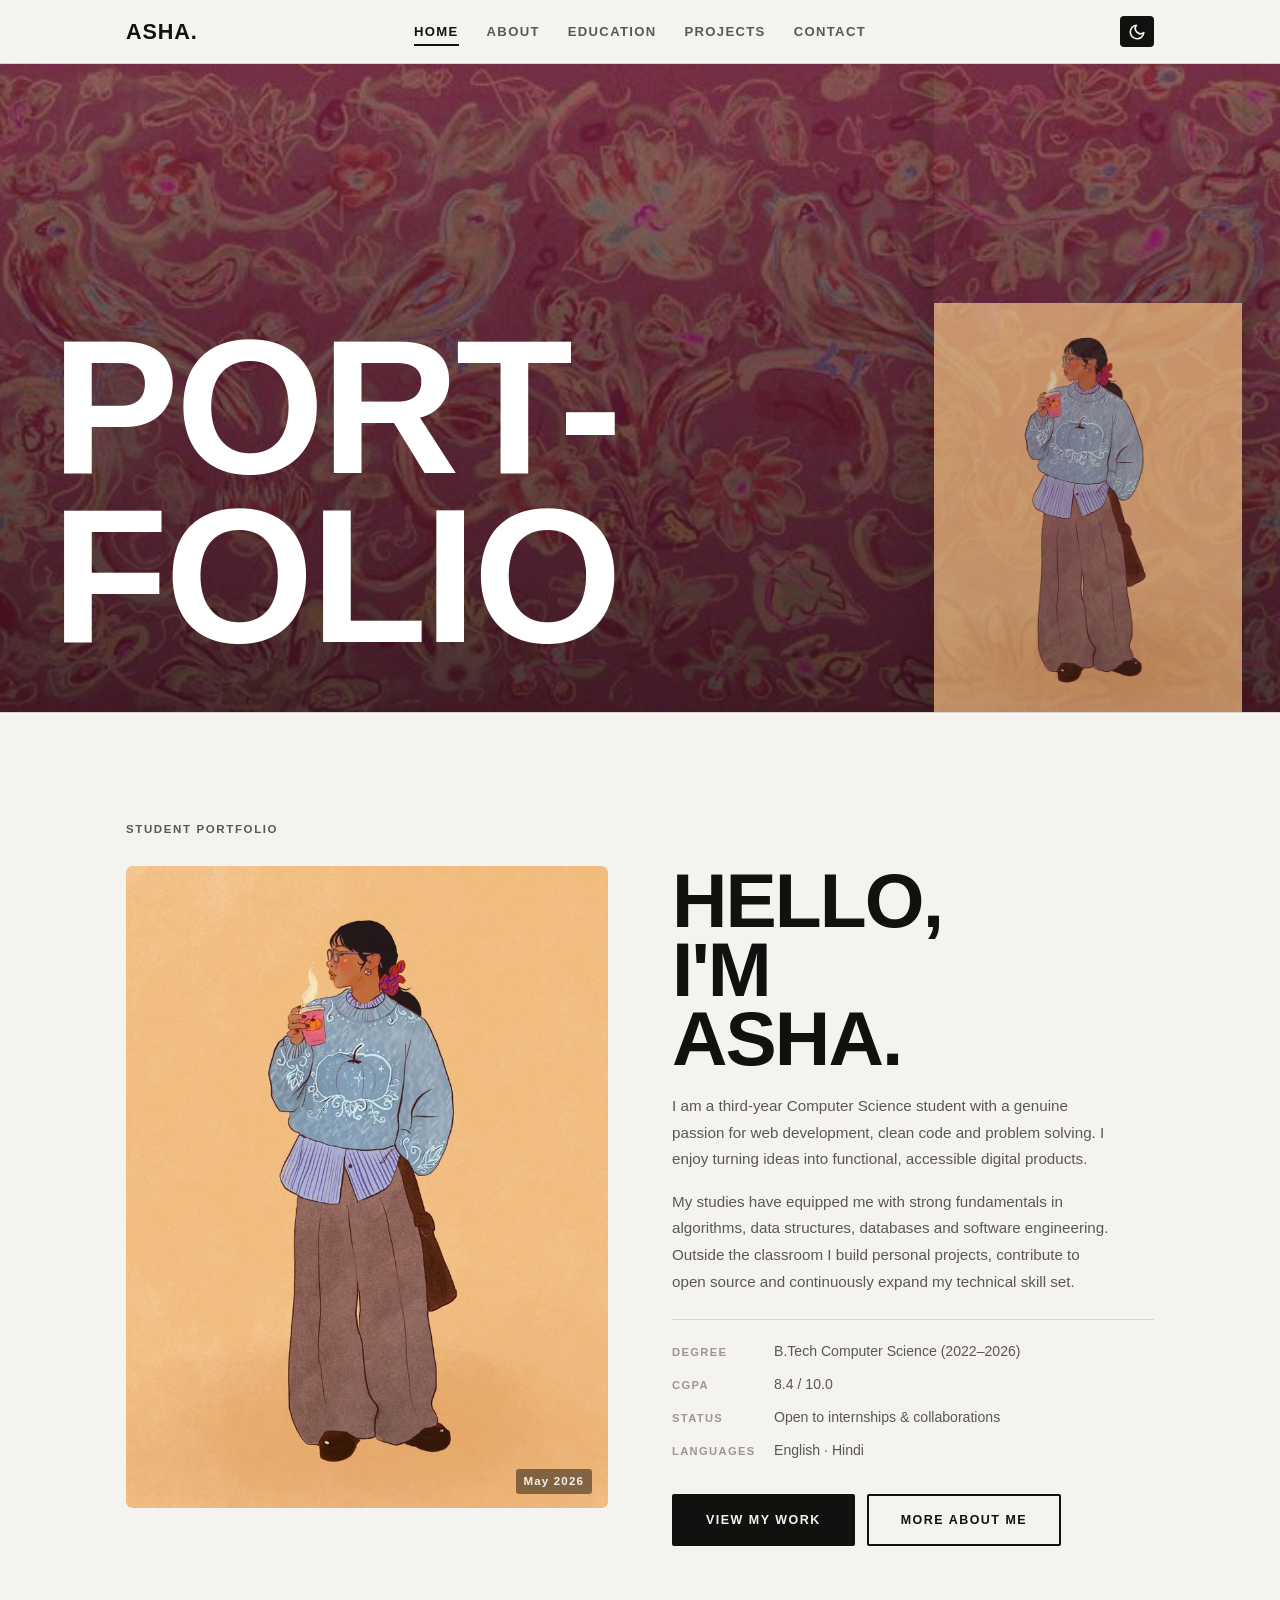
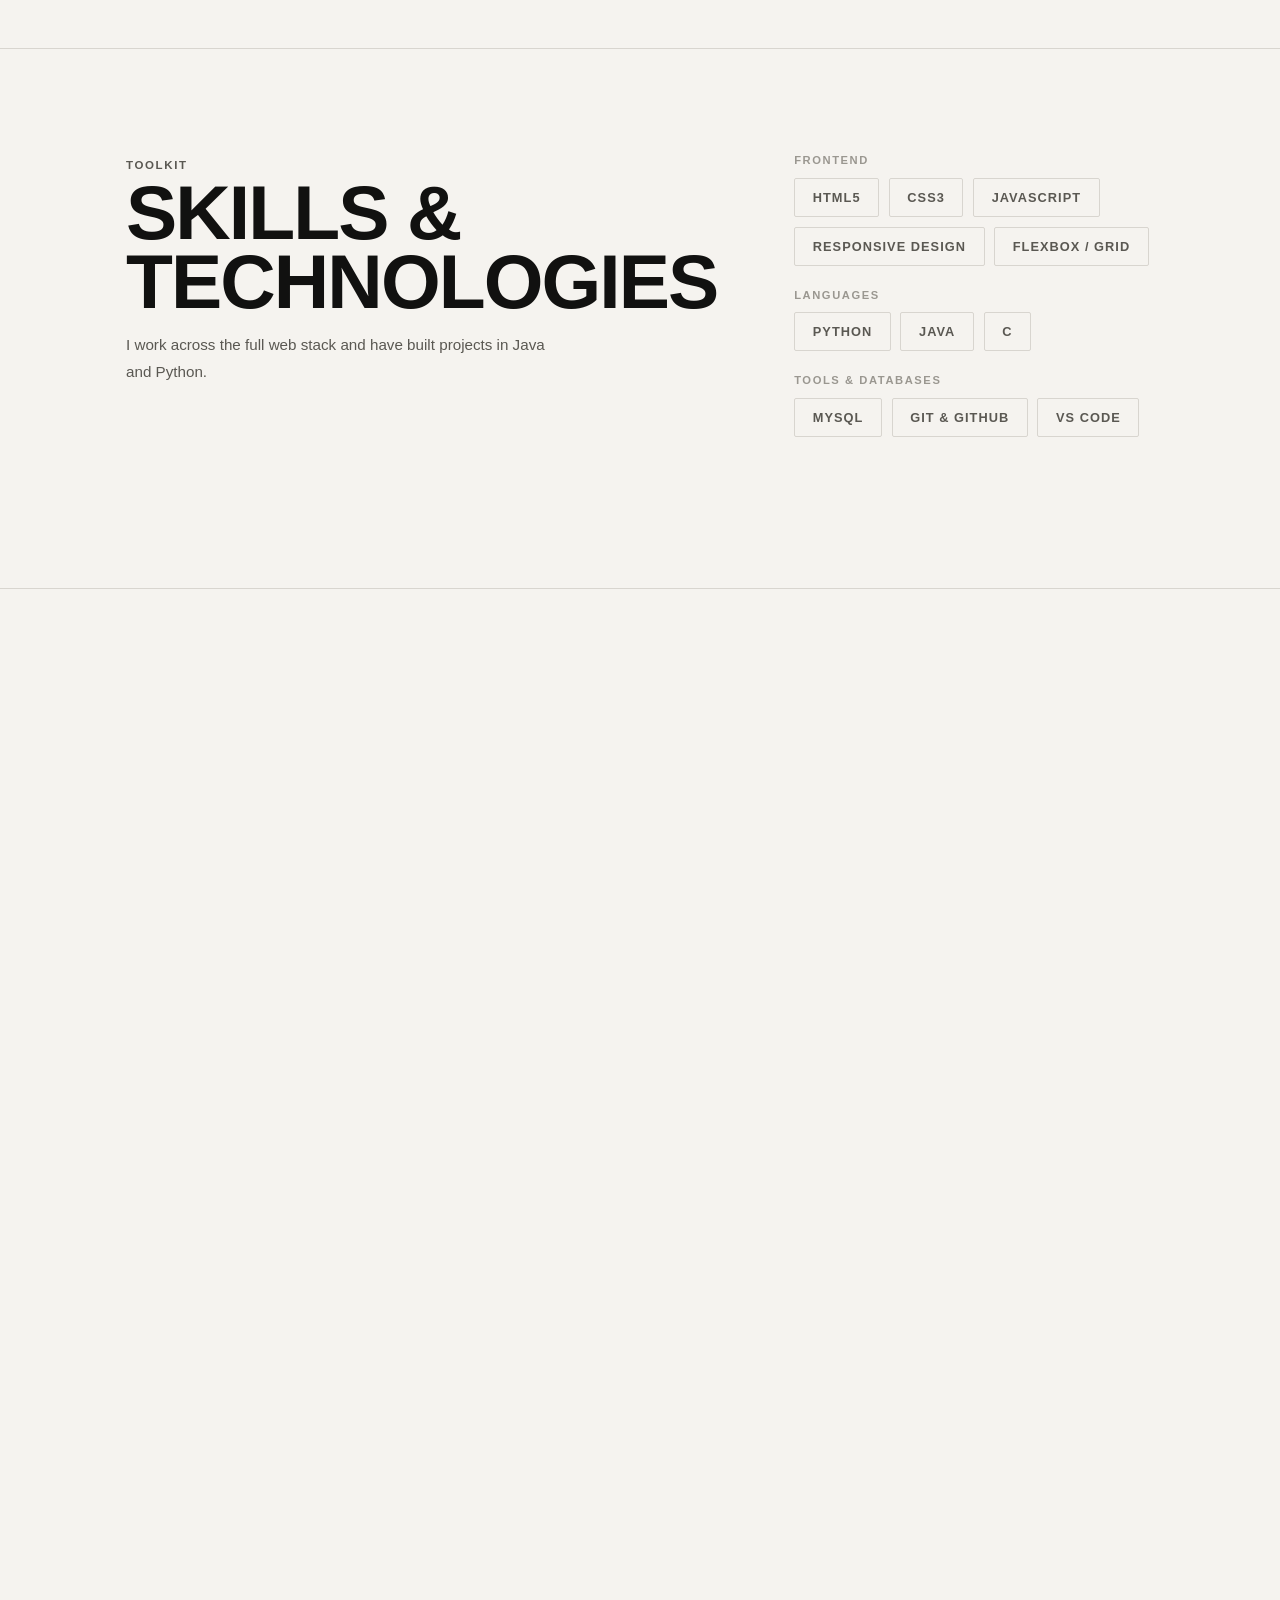
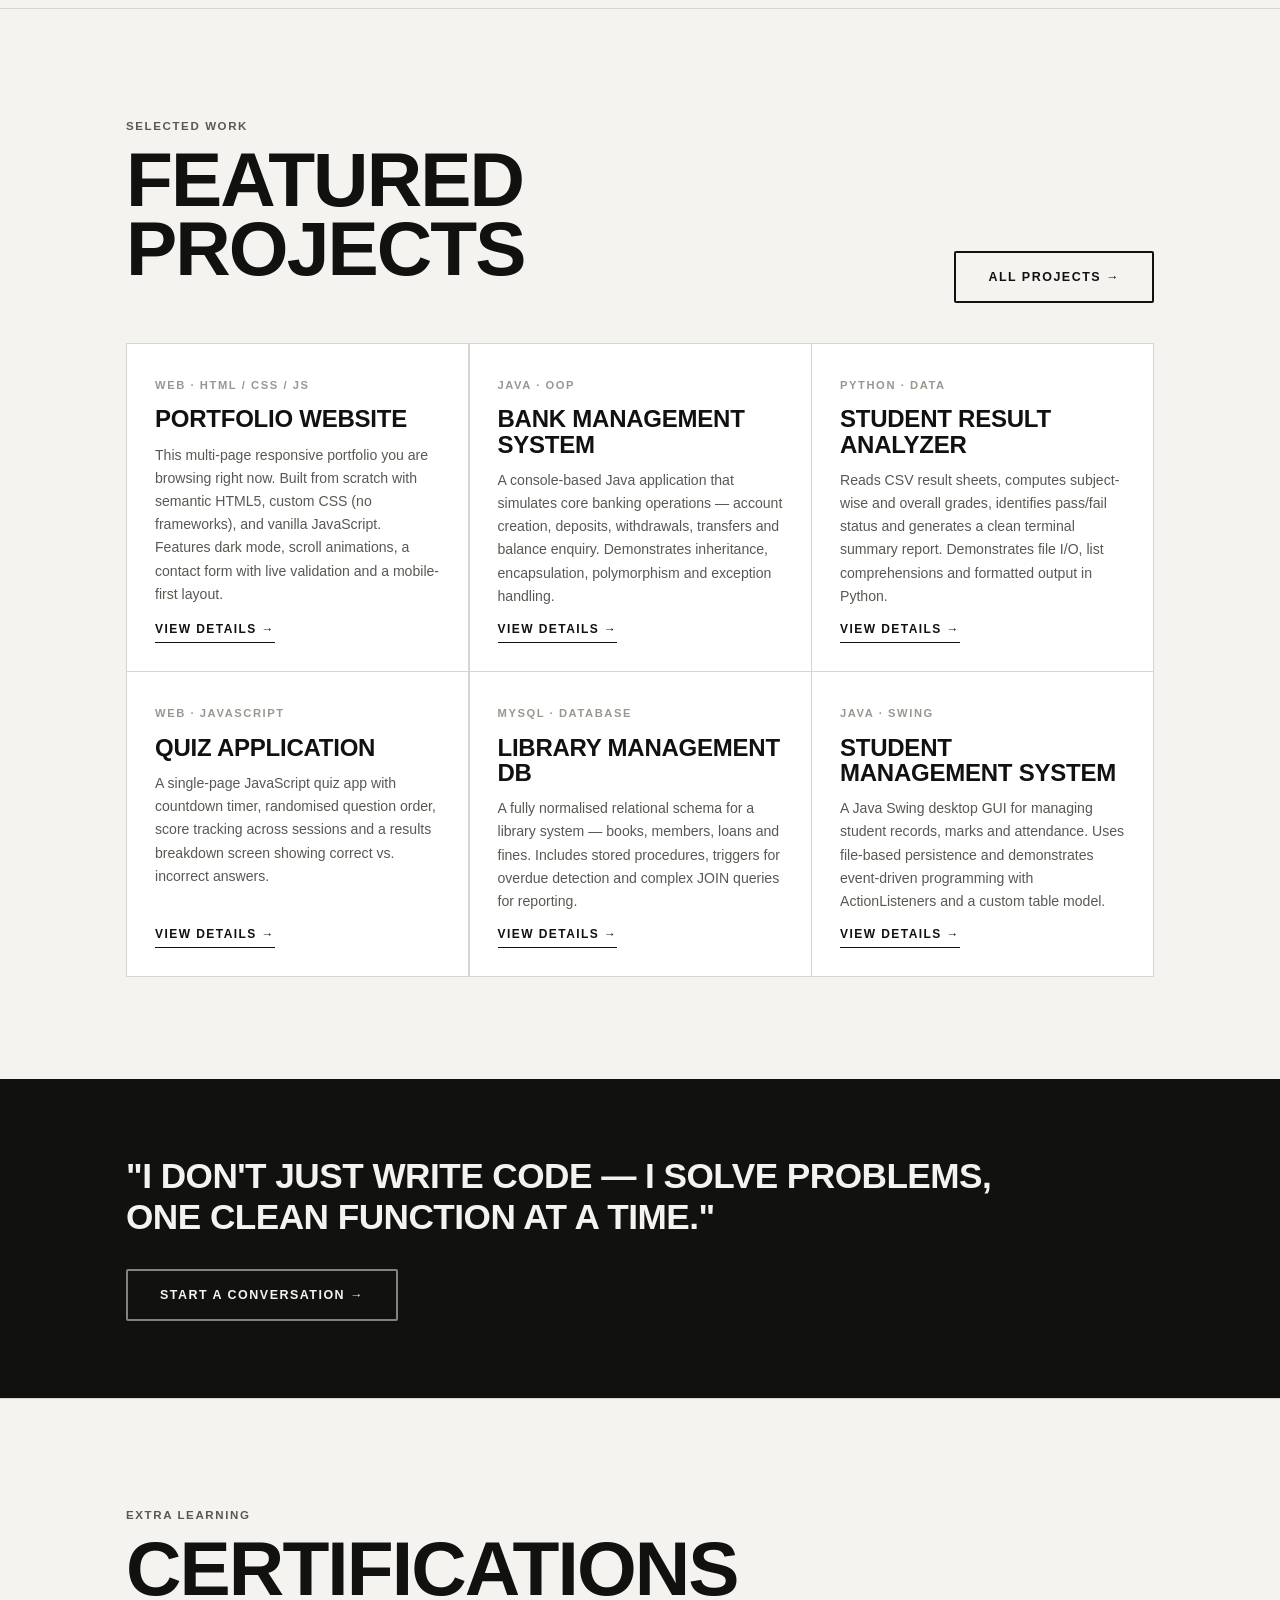
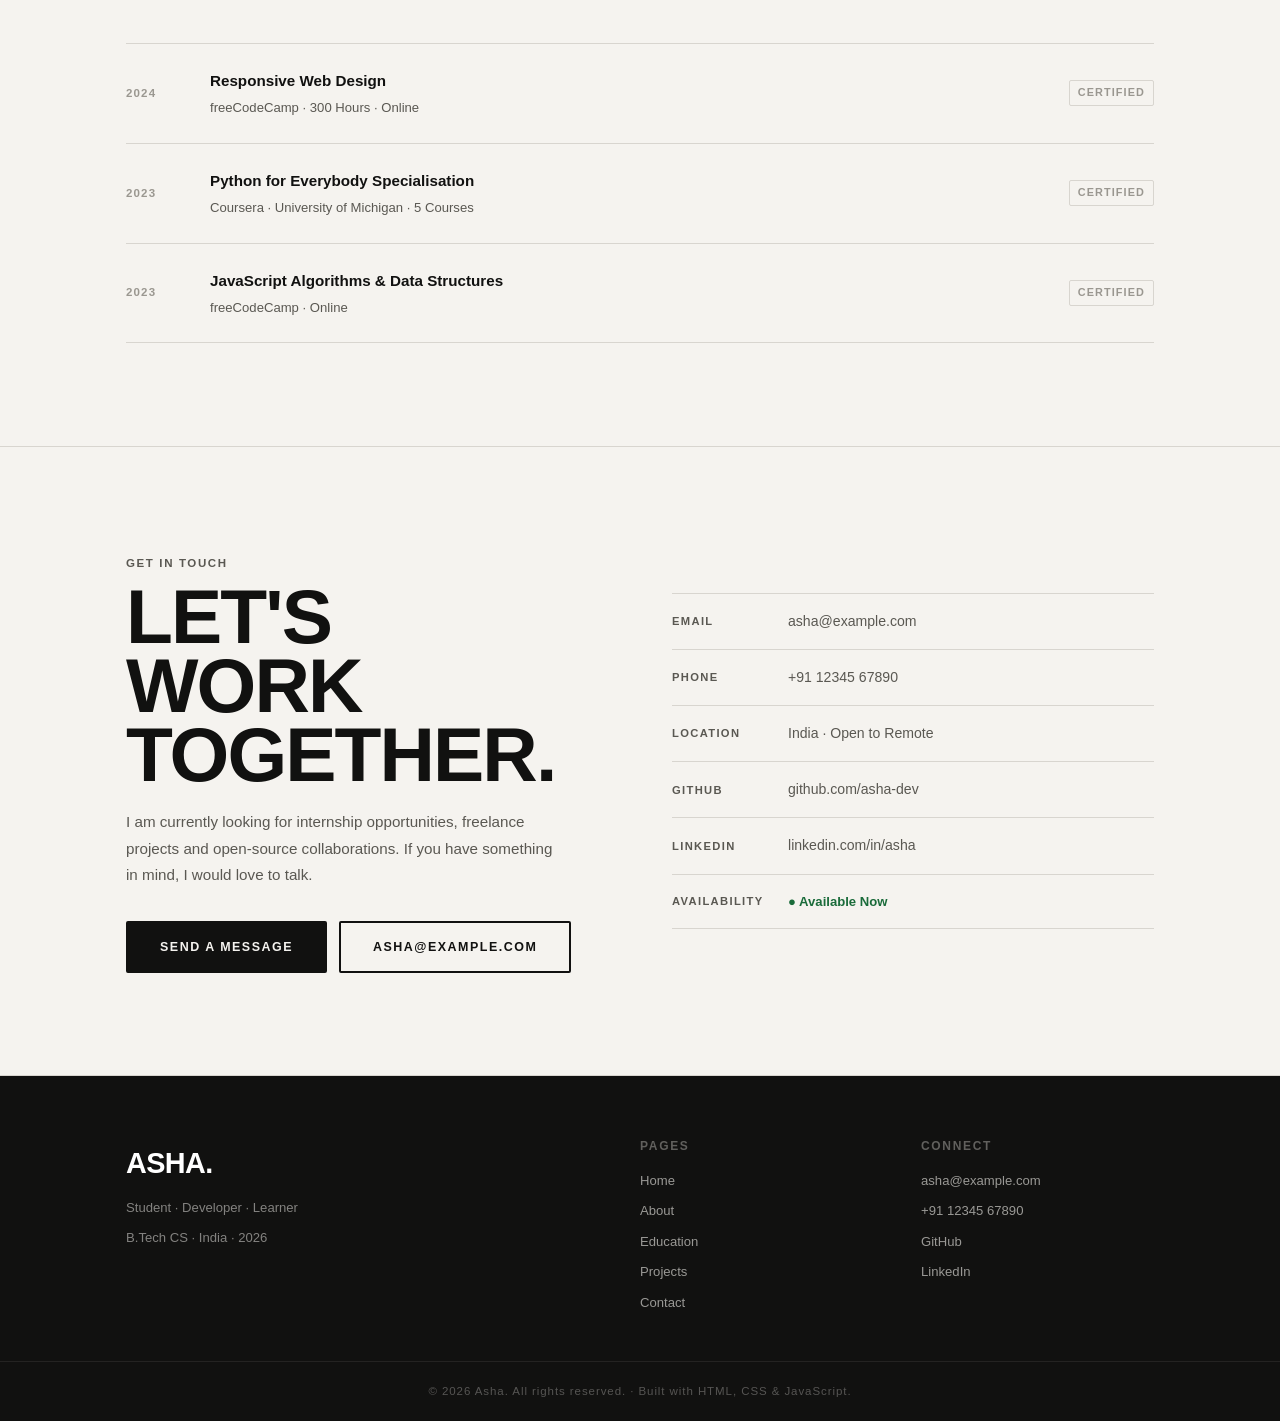
<file: index.html>
<!DOCTYPE html>
<html lang="en">
<head>
  <meta charset="UTF-8">
  <meta name="viewport" content="width=device-width, initial-scale=1.0">
  <meta name="description" content="Asha — Computer Science student, web developer & problem solver. Explore my portfolio, projects and skills.">
  <title>Asha | Student Portfolio</title>
  <link rel="stylesheet" href="css/style.css">
</head>
<body>

<!-- ══════════════════════════════════════════
     HEADER / NAV
══════════════════════════════════════════ -->
<header class="site-header">
  <div class="navbar">
    <a class="logo" href="index.html">Asha.</a>

    <nav>
      <ul class="nav-links">
        <li><a href="index.html">Home</a></li>
        <li><a href="pages/about.html">About</a></li>
        <li><a href="pages/education.html">Education</a></li>
        <li><a href="pages/projects.html">Projects</a></li>
        <li><a href="pages/contact.html">Contact</a></li>
      </ul>
    </nav>

    <div class="nav-right">
      <button id="theme-toggle" type="button" aria-label="Toggle theme">
        <!-- moon (shown in light mode) -->
        <svg class="icon-moon" xmlns="http://www.w3.org/2000/svg" width="18" height="18" viewBox="0 0 24 24" fill="none" stroke="currentColor" stroke-width="2.2" stroke-linecap="round" stroke-linejoin="round">
          <path d="M21 12.79A9 9 0 1 1 11.21 3 7 7 0 0 0 21 12.79z"/>
        </svg>
        <!-- sun (shown in dark mode) -->
        <svg class="icon-sun" xmlns="http://www.w3.org/2000/svg" width="18" height="18" viewBox="0 0 24 24" fill="none" stroke="currentColor" stroke-width="2.2" stroke-linecap="round" stroke-linejoin="round">
          <circle cx="12" cy="12" r="5"/>
          <line x1="12" y1="1"  x2="12" y2="3"/>
          <line x1="12" y1="21" x2="12" y2="23"/>
          <line x1="4.22" y1="4.22"  x2="5.64" y2="5.64"/>
          <line x1="18.36" y1="18.36" x2="19.78" y2="19.78"/>
          <line x1="1"  y1="12" x2="3"  y2="12"/>
          <line x1="21" y1="12" x2="23" y2="12"/>
          <line x1="4.22" y1="19.78" x2="5.64" y2="18.36"/>
          <line x1="18.36" y1="5.64"  x2="19.78" y2="4.22"/>
        </svg>
      </button>
      <button id="menu-toggle" class="menu-toggle" aria-label="Open navigation">☰</button>
    </div>
  </div>
</header>

<main>

<!-- ══════════════════════════════════════════
     01 · HERO BANNER
══════════════════════════════════════════ -->
<section class="hero-banner">
  <img src="images/hero.jpg" alt="Asha — student developer">
  <div class="hero-overlay"></div>

  <!-- bottom-left: big title -->
  <div class="hero-content">
    <h1 class="hero-title">PORT-<br>FOLIO</h1>
  </div>
  <!-- right side: portrait photo -->
  <div class="hero-portrait">
    <img src="images/profile.jpg" alt="Asha — portrait">
  </div>

</section>

<!-- ══════════════════════════════════════════
     02 · WHO I AM  (intro split)
══════════════════════════════════════════ -->
<section class="section">
  <div class="wrap">
    <span class="section-label reveal">Student Portfolio</span>

    <div class="split" style="margin-top:1.5rem; align-items:start;">

      <!-- photo -->
      <div class="photo-block reveal">
        <img src="images/profile.jpg" alt="Asha profile illustration">
        <span class="date-stamp">May 2026</span>
      </div>

      <!-- text -->
      <div class="reveal">
        <h2 class="intro-heading">Hello,<br>I'm<br>Asha.</h2>

        <p class="body-text" style="margin-bottom:1rem;">
          I am a third-year Computer Science student with a genuine passion for
          web development, clean code and problem solving. I enjoy turning ideas
          into functional, accessible digital products.
        </p>
        <p class="body-text" style="margin-bottom:1.5rem;">
          My studies have equipped me with strong fundamentals in algorithms,
          data structures, databases and software engineering. Outside the
          classroom I build personal projects, contribute to open source and
          continuously expand my technical skill set.
        </p>

        <!-- quick facts inline -->
        <ul class="quick-facts">
          <li><span class="qf-label">Degree</span>B.Tech Computer Science (2022–2026)</li>
          <li><span class="qf-label">CGPA</span>8.4 / 10.0</li>
          <li><span class="qf-label">Status</span>Open to internships &amp; collaborations</li>
          <li><span class="qf-label">Languages</span>English · Hindi</li>
        </ul>

        <div class="cta-row">
          <a class="btn btn-primary" href="pages/projects.html">View My Work</a>
          <a class="btn btn-outline"  href="pages/about.html">More About Me</a>
        </div>
      </div>

    </div>
  </div>
</section>



<!-- ══════════════════════════════════════════
     04 · SKILLS
══════════════════════════════════════════ -->
<section class="section">
  <div class="wrap">

    <div class="split" style="align-items:start; gap:clamp(2rem,6vw,6rem);">

      <div>
        <span class="section-label reveal">Toolkit</span>
        <h2 class="intro-heading reveal" style="margin-bottom:1rem;">Skills &amp;<br>Technologies</h2>
        <p class="body-text reveal">
          I work across the full web stack and have built projects in Java and
          Python.
        </p>
      </div>

      <div>
        <!-- Frontend -->
        <p class="skills-group-label reveal">Frontend</p>
        <div class="skills-list" style="margin-top:.5rem; margin-bottom:1.25rem;">
          <span class="skill-tag reveal">HTML5</span>
          <span class="skill-tag reveal">CSS3</span>
          <span class="skill-tag reveal">JavaScript</span>
          <span class="skill-tag reveal">Responsive Design</span>
          <span class="skill-tag reveal">Flexbox / Grid</span>
        </div>

        <!-- Backend / Languages -->
        <p class="skills-group-label reveal">Languages</p>
        <div class="skills-list" style="margin-top:.5rem; margin-bottom:1.25rem;">
          <span class="skill-tag reveal">Python</span>
          <span class="skill-tag reveal">Java</span>
          <span class="skill-tag reveal">C</span>
        </div>

        <!-- Tools -->
        <p class="skills-group-label reveal">Tools &amp; Databases</p>
        <div class="skills-list" style="margin-top:.5rem;">
          <span class="skill-tag reveal">MySQL</span>
          <span class="skill-tag reveal">Git &amp; GitHub</span>
          <span class="skill-tag reveal">VS Code</span>
          <span class="skill-tag reveal">Linux CLI</span>
        </div>
      </div>

    </div>
  </div>
</section>

<!-- ══════════════════════════════════════════
     05 · EDUCATION PREVIEW  (split with photo)
══════════════════════════════════════════ -->
<section class="section">
  <div class="wrap">
    <span class="section-label reveal">Academic Background</span>

    <div class="split reverse" style="margin-top:1.5rem;">

      <!-- photo right -->
      <div class="photo-block reveal">
        <img src="images/studying.jpg" alt="Studying">
        <span class="date-stamp">May 2026</span>
      </div>

      <!-- text left -->
      <div class="reveal">
        <h2 class="intro-heading">My<br>Education</h2>
        <p class="body-text" style="margin-bottom:2rem;">
          Pursuing a B.Tech in Computer Science, I have built a strong foundation
          across core engineering and computing disciplines — from algorithms and
          operating systems to databases and software design.
        </p>

        <!-- inline mini-timeline -->
        <div class="mini-timeline">
          <div class="mt-item reveal">
            <span class="mt-year">2022–Present</span>
            <div>
              <strong>B.Tech — Computer Science</strong>
              <span>State Engineering College · CGPA 8.4</span>
            </div>
          </div>
          <div class="mt-item reveal">
            <span class="mt-year">2020–2022</span>
            <div>
              <strong>Class XII — CBSE (PCM + CS)</strong>
              <span>City Senior Secondary School · 92%</span>
            </div>
          </div>
          <div class="mt-item reveal">
            <span class="mt-year">2018–2020</span>
            <div>
              <strong>Class X — CBSE</strong>
              <span>City Senior Secondary School · 94%</span>
            </div>
          </div>
        </div>

        <a class="btn btn-outline" href="pages/education.html" style="margin-top:2rem;">
          Full Education →
        </a>
      </div>

    </div>
  </div>
</section>

<!-- ══════════════════════════════════════════
     06 · FEATURED PROJECTS
══════════════════════════════════════════ -->
<section class="section">
  <div class="wrap">
    <div class="section-header-row reveal">
      <div>
        <span class="section-label">Selected Work</span>
        <h2 class="intro-heading" style="margin-top:.4rem;">Featured<br>Projects</h2>
      </div>
      <a class="btn btn-outline" href="pages/projects.html">All Projects →</a>
    </div>

    <div class="project-grid" style="margin-top:2.5rem;">

      <article class="project-card reveal" data-category="web">
        <span class="p-tag">Web · HTML / CSS / JS</span>
        <h3>Portfolio Website</h3>
        <p>
          This multi-page responsive portfolio you are browsing right now.
          Built from scratch with semantic HTML5, custom CSS (no frameworks),
          and vanilla JavaScript. Features dark mode, scroll animations,
          a contact form with live validation and a mobile-first layout.
        </p>
        <a class="p-link" href="pages/projects.html">View Details →</a>
      </article>

      <article class="project-card reveal" data-category="java">
        <span class="p-tag">Java · OOP</span>
        <h3>Bank Management System</h3>
        <p>
          A console-based Java application that simulates core banking
          operations — account creation, deposits, withdrawals, transfers
          and balance enquiry. Demonstrates inheritance, encapsulation,
          polymorphism and exception handling.
        </p>
        <a class="p-link" href="pages/projects.html">View Details →</a>
      </article>

      <article class="project-card reveal" data-category="python">
        <span class="p-tag">Python · Data</span>
        <h3>Student Result Analyzer</h3>
        <p>
          Reads CSV result sheets, computes subject-wise and overall grades,
          identifies pass/fail status and generates a clean terminal summary
          report. Demonstrates file I/O, list comprehensions and formatted
          output in Python.
        </p>
        <a class="p-link" href="pages/projects.html">View Details →</a>
      </article>

      <article class="project-card reveal" data-category="web">
        <span class="p-tag">Web · JavaScript</span>
        <h3>Quiz Application</h3>
        <p>
          A single-page JavaScript quiz app with countdown timer, randomised
          question order, score tracking across sessions and a results
          breakdown screen showing correct vs. incorrect answers.
        </p>
        <a class="p-link" href="pages/projects.html">View Details →</a>
      </article>

      <article class="project-card reveal" data-category="db">
        <span class="p-tag">MySQL · Database</span>
        <h3>Library Management DB</h3>
        <p>
          A fully normalised relational schema for a library system —
          books, members, loans and fines. Includes stored procedures,
          triggers for overdue detection and complex JOIN queries for
          reporting.
        </p>
        <a class="p-link" href="pages/projects.html">View Details →</a>
      </article>

      <article class="project-card reveal" data-category="java">
        <span class="p-tag">Java · Swing</span>
        <h3>Student Management System</h3>
        <p>
          A Java Swing desktop GUI for managing student records, marks and
          attendance. Uses file-based persistence and demonstrates event-driven
          programming with ActionListeners and a custom table model.
        </p>
        <a class="p-link" href="pages/projects.html">View Details →</a>
      </article>

    </div>
  </div>
</section>

<!-- ══════════════════════════════════════════
     07 · HIGHLIGHT BAND  (full-width editorial strip)
══════════════════════════════════════════ -->
<div class="highlight-band reveal">
  <div class="wrap hb-inner">
    <p class="hb-quote">
      "I don't just write code — I solve problems,<br>
      one clean function at a time."
    </p>
    <a class="btn btn-outline hb-btn" href="pages/contact.html">Start a Conversation →</a>
  </div>
</div>

<!-- ══════════════════════════════════════════
     08 · CERTIFICATIONS STRIP
══════════════════════════════════════════ -->
<section class="section">
  <div class="wrap">
    <span class="section-label reveal">Extra Learning</span>
    <h2 class="intro-heading reveal" style="margin-top:.4rem; margin-bottom:2.5rem;">Certifications</h2>

    <div class="cert-list">
      <div class="cert-item reveal">
        <span class="cert-year">2024</span>
        <div class="cert-body">
          <strong>Responsive Web Design</strong>
          <span>freeCodeCamp · 300 Hours · Online</span>
        </div>
        <span class="cert-badge">Certified</span>
      </div>
      <div class="cert-item reveal">
        <span class="cert-year">2023</span>
        <div class="cert-body">
          <strong>Python for Everybody Specialisation</strong>
          <span>Coursera · University of Michigan · 5 Courses</span>
        </div>
        <span class="cert-badge">Certified</span>
      </div>
      <div class="cert-item reveal">
        <span class="cert-year">2023</span>
        <div class="cert-body">
          <strong>JavaScript Algorithms &amp; Data Structures</strong>
          <span>freeCodeCamp · Online</span>
        </div>
        <span class="cert-badge">Certified</span>
      </div>
    </div>
  </div>
</section>

<!-- ══════════════════════════════════════════
     09 · CONTACT TEASER  (split CTA)
══════════════════════════════════════════ -->
<section class="section">
  <div class="wrap">
    <div class="split" style="align-items:center; gap:clamp(2rem,5vw,5rem);">

      <div class="reveal">
        <span class="section-label">Get In Touch</span>
        <h2 class="intro-heading" style="margin-top:.4rem;">Let's<br>Work<br>Together.</h2>
        <p class="body-text" style="margin-top:1rem;">
          I am currently looking for internship opportunities, freelance
          projects and open-source collaborations. If you have something
          in mind, I would love to talk.
        </p>
        <div class="cta-row">
          <a class="btn btn-primary" href="pages/contact.html">Send a Message</a>
          <a class="btn btn-outline"  href="mailto:asha@example.com">asha@example.com</a>
        </div>
      </div>

      <div class="contact-info-block reveal">
        <div class="cib-item">
          <span class="cib-label">Email</span>
          <a href="mailto:asha@example.com">asha@example.com</a>
        </div>
        <div class="cib-item">
          <span class="cib-label">Phone</span>
          <a href="tel:+911234567890">+91 12345 67890</a>
        </div>
        <div class="cib-item">
          <span class="cib-label">Location</span>
          <span>India · Open to Remote</span>
        </div>
        <div class="cib-item">
          <span class="cib-label">GitHub</span>
          <a href="#">github.com/asha-dev</a>
        </div>
        <div class="cib-item">
          <span class="cib-label">LinkedIn</span>
          <a href="#">linkedin.com/in/asha</a>
        </div>
        <div class="cib-item">
          <span class="cib-label">Availability</span>
          <span class="avail-dot">● Available Now</span>
        </div>
      </div>

    </div>
  </div>
</section>

</main>

<!-- ══════════════════════════════════════════
     FOOTER
══════════════════════════════════════════ -->
<footer class="site-footer">
  <div class="footer-inner">
    <div>
      <p class="footer-brand">Asha.</p>
      <p class="footer-tagline">Student · Developer · Learner</p>
      <p class="footer-tagline" style="margin-top:.5rem;">B.Tech CS · India · 2026</p>
    </div>
    <div>
      <h4>Pages</h4>
      <nav class="footer-links">
        <a href="index.html">Home</a>
        <a href="pages/about.html">About</a>
        <a href="pages/education.html">Education</a>
        <a href="pages/projects.html">Projects</a>
        <a href="pages/contact.html">Contact</a>
      </nav>
    </div>
    <div>
      <h4>Connect</h4>
      <nav class="footer-links">
        <a href="mailto:asha@example.com">asha@example.com</a>
        <a href="tel:+911234567890">+91 12345 67890</a>
        <a href="#">GitHub</a>
        <a href="#">LinkedIn</a>
      </nav>
    </div>
  </div>
  <div class="footer-bottom">
    &copy; <span class="current-year"></span> Asha. All rights reserved. · Built with HTML, CSS &amp; JavaScript.
  </div>
</footer>

<script src="js/script.js"></script>
</body>
</html>
</file>
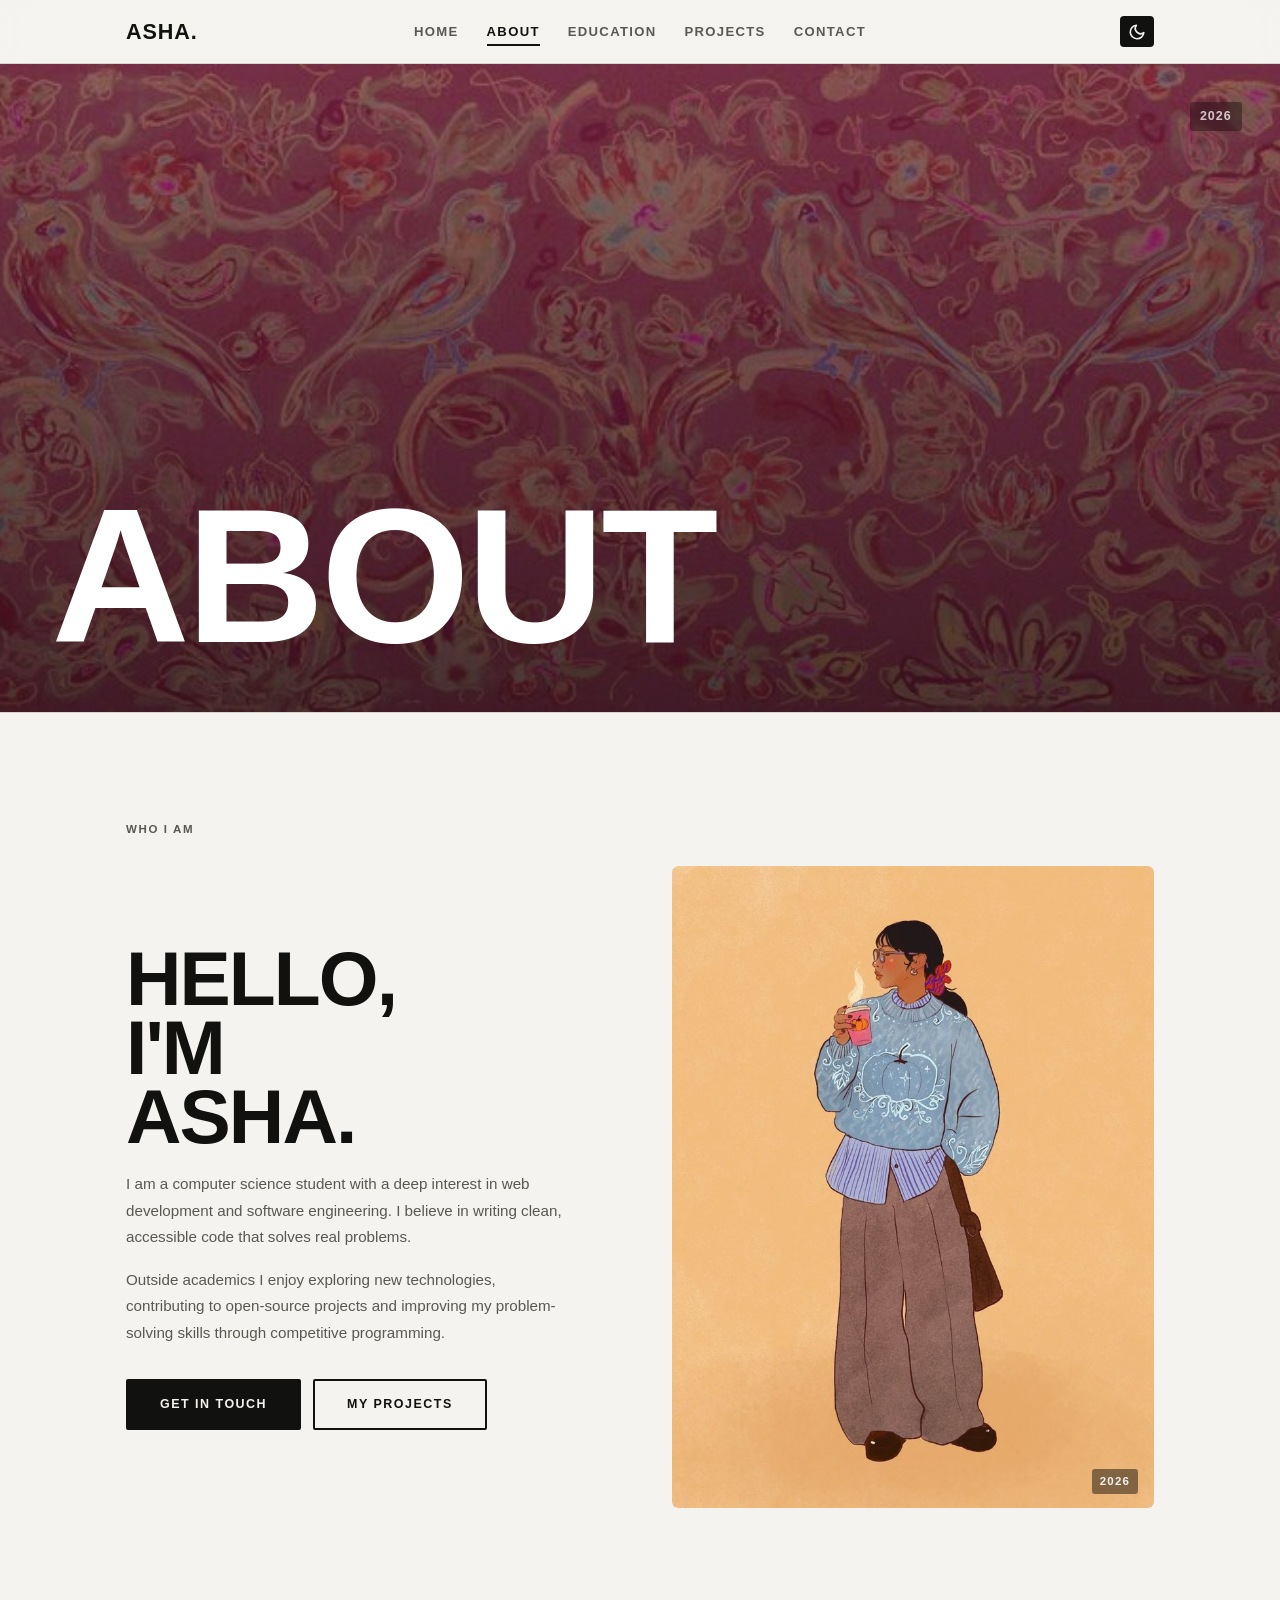
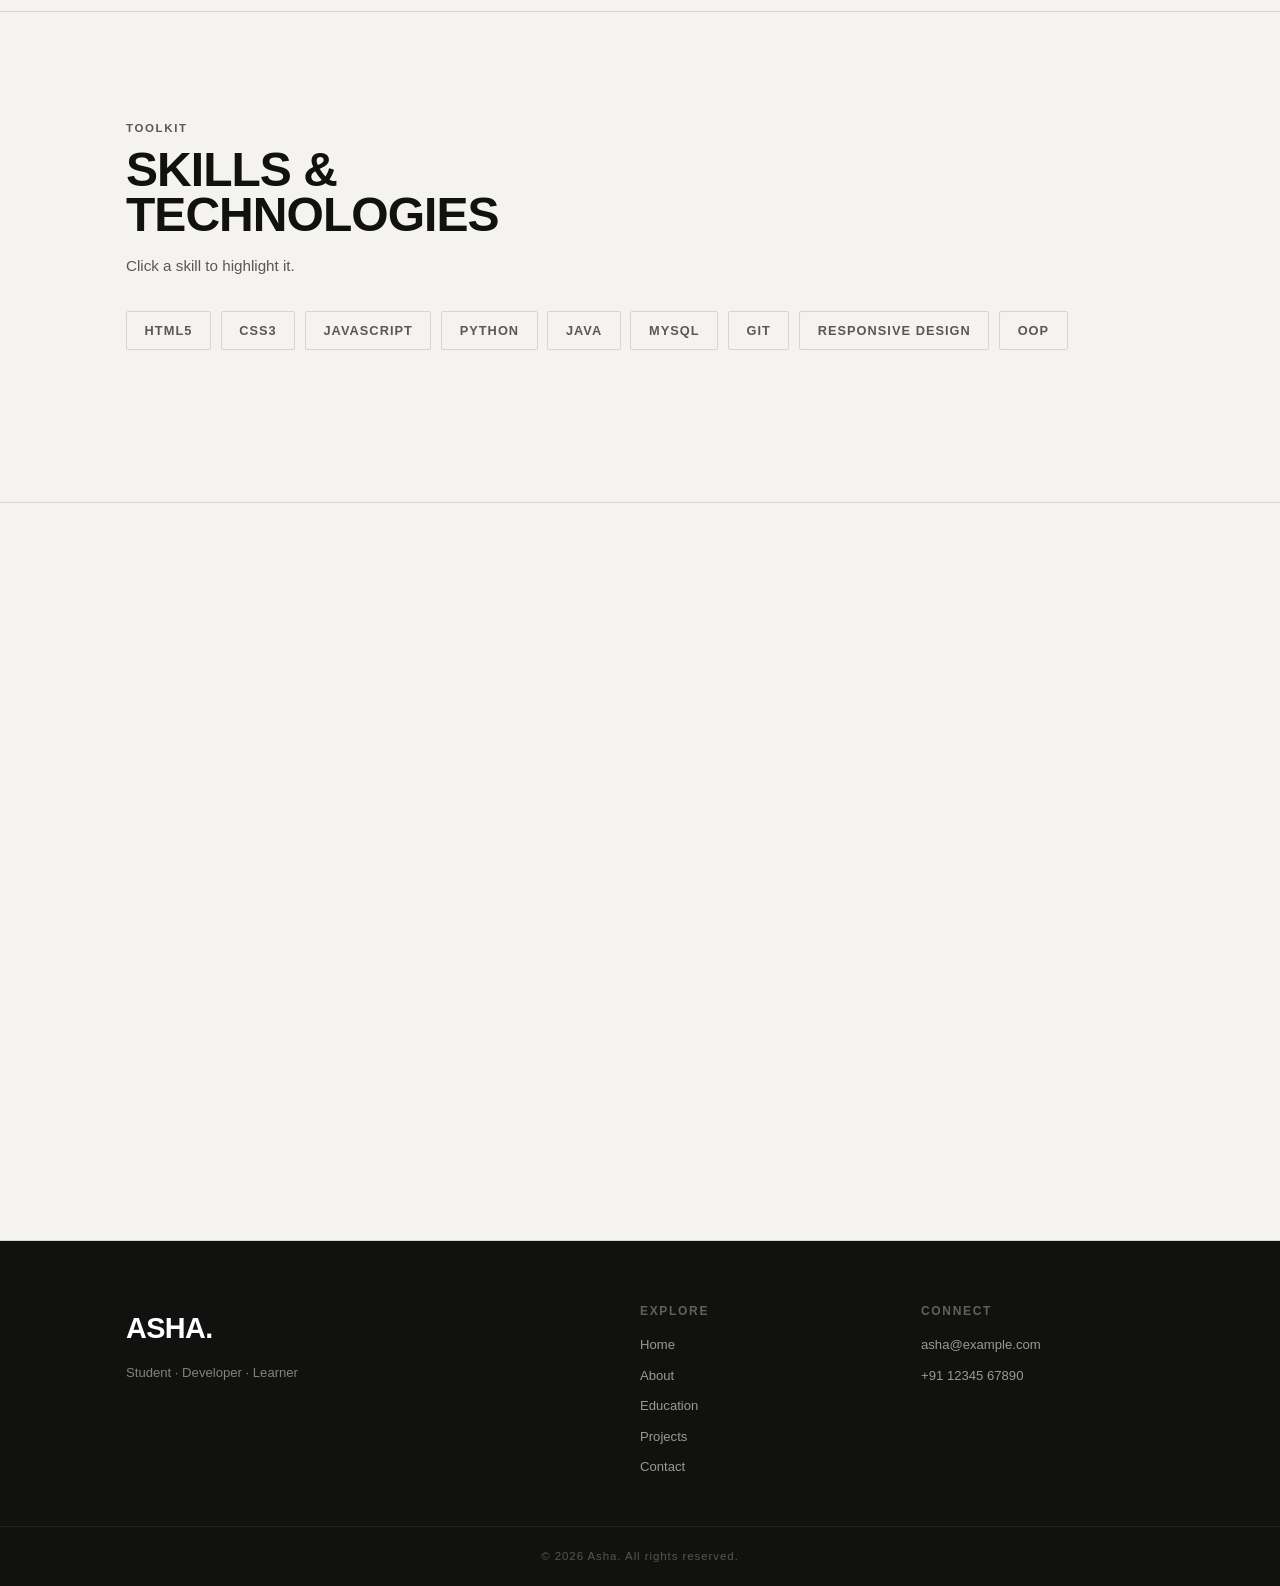
<file: pages/about.html>
﻿<!DOCTYPE html>
<html lang="en">
<head>
  <meta charset="UTF-8">
  <meta name="viewport" content="width=device-width, initial-scale=1.0">
  <meta name="description" content="About Asha — student, developer, learner.">
  <title>About | Asha Portfolio</title>
  <link rel="stylesheet" href="../css/style.css">
</head>
<body>

<header class="site-header">
  <div class="navbar">
    <a class="logo" href="../index.html">Asha.</a>

    <nav>
      <ul class="nav-links">
        <li><a href="../index.html">Home</a></li>
        <li><a href="about.html">About</a></li>
        <li><a href="education.html">Education</a></li>
        <li><a href="projects.html">Projects</a></li>
        <li><a href="contact.html">Contact</a></li>
      </ul>
    </nav>

    <div class="nav-right">
      <button id="theme-toggle" type="button" aria-label="Toggle theme">
        <svg class="icon-moon" xmlns="http://www.w3.org/2000/svg" width="18" height="18" viewBox="0 0 24 24" fill="none" stroke="currentColor" stroke-width="2.2" stroke-linecap="round" stroke-linejoin="round"><path d="M21 12.79A9 9 0 1 1 11.21 3 7 7 0 0 0 21 12.79z"/></svg>
        <svg class="icon-sun" xmlns="http://www.w3.org/2000/svg" width="18" height="18" viewBox="0 0 24 24" fill="none" stroke="currentColor" stroke-width="2.2" stroke-linecap="round" stroke-linejoin="round"><circle cx="12" cy="12" r="5"/><line x1="12" y1="1" x2="12" y2="3"/><line x1="12" y1="21" x2="12" y2="23"/><line x1="4.22" y1="4.22" x2="5.64" y2="5.64"/><line x1="18.36" y1="18.36" x2="19.78" y2="19.78"/><line x1="1" y1="12" x2="3" y2="12"/><line x1="21" y1="12" x2="23" y2="12"/><line x1="4.22" y1="19.78" x2="5.64" y2="18.36"/><line x1="18.36" y1="5.64" x2="19.78" y2="4.22"/></svg>
      </button>
      <button id="menu-toggle" class="menu-toggle" aria-label="Open navigation">☰</button>
    </div>
  </div>
</header>

<main>

  <!-- HERO -->
  <section class="hero-banner">
    <img src="../images/hero.jpg" alt="About Asha">
    <div class="hero-overlay"></div>
    <div class="hero-content">
      <h1 class="hero-title">ABOUT</h1>
    </div>
    <span class="hero-date">2026</span>
  </section>

  <!-- INTRO -->
  <section class="section">
    <div class="wrap">
      <span class="section-label reveal">Who I Am</span>
      <div class="split" style="margin-top:1.5rem;">
        <div class="reveal">
          <h2 class="intro-heading">Hello,<br>I'm<br>Asha.</h2>
          <p class="body-text" style="margin-bottom:1rem;">
            I am a computer science student with a deep interest in web development
            and software engineering. I believe in writing clean, accessible code
            that solves real problems.
          </p>
          <p class="body-text">
            Outside academics I enjoy exploring new technologies, contributing to
            open-source projects and improving my problem-solving skills through
            competitive programming.
          </p>
          <div class="cta-row">
            <a class="btn btn-primary" href="contact.html">Get In Touch</a>
            <a class="btn btn-outline" href="projects.html">My Projects</a>
          </div>
        </div>
        <div class="photo-block reveal">
          <img src="../images/profile.jpg" alt="Asha illustration">
          <span class="date-stamp">2026</span>
        </div>
      </div>
    </div>
  </section>

  <!-- SKILLS -->
  <section class="section">
    <div class="wrap">
      <span class="section-label reveal">Toolkit</span>
      <h2 class="display display-md reveal" style="margin-top:.5rem; margin-bottom:1rem;">Skills &amp;<br>Technologies</h2>
      <p class="body-text reveal" style="margin-bottom:0;">Click a skill to highlight it.</p>
      <div class="skills-list">
        <span class="skill-tag reveal">HTML5</span>
        <span class="skill-tag reveal">CSS3</span>
        <span class="skill-tag reveal">JavaScript</span>
        <span class="skill-tag reveal">Python</span>
        <span class="skill-tag reveal">Java</span>
        <span class="skill-tag reveal">MySQL</span>
        <span class="skill-tag reveal">Git</span>
        <span class="skill-tag reveal">Responsive Design</span>
        <span class="skill-tag reveal">OOP</span>
        <span class="skill-tag reveal">Data Structures</span>
      </div>
    </div>
  </section>

  <!-- VALUES SPLIT -->
  <section class="section">
    <div class="wrap">
      <span class="section-label reveal">What Drives Me</span>
      <div class="split reverse" style="margin-top:1.5rem;">
        <div class="photo-block reveal">
          <img src="../images/working.jpg" alt="Working">
          <span class="date-stamp">2026</span>
        </div>
        <div class="reveal">
          <h2 class="intro-heading">Curiosity<br>&amp;<br>Craft.</h2>
          <p class="body-text" style="margin-bottom:1rem;">
            I approach every project with curiosity — asking why before asking how.
            Good software is built on strong foundations: clear requirements,
            thoughtful architecture and rigorous testing.
          </p>
          <p class="body-text">
            I am currently seeking internship and collaborative opportunities
            where I can contribute, learn and grow alongside experienced engineers.
          </p>
        </div>
      </div>
    </div>
  </section>

</main>

<footer class="site-footer">
  <div class="footer-inner">
    <div>
      <p class="footer-brand">Asha.</p>
      <p class="footer-tagline">Student · Developer · Learner</p>
    </div>
    <div>
      <h4>Explore</h4>
      <nav class="footer-links">
        <a href="../index.html">Home</a>
        <a href="about.html">About</a>
        <a href="education.html">Education</a>
        <a href="projects.html">Projects</a>
        <a href="contact.html">Contact</a>
      </nav>
    </div>
    <div>
      <h4>Connect</h4>
      <nav class="footer-links">
        <a href="mailto:asha@example.com">asha@example.com</a>
        <a href="tel:+911234567890">+91 12345 67890</a>
      </nav>
    </div>
  </div>
  <div class="footer-bottom">
    &copy; <span class="current-year"></span> Asha. All rights reserved.
  </div>
</footer>

<script src="../js/script.js"></script>
</body>
</html>
</file>
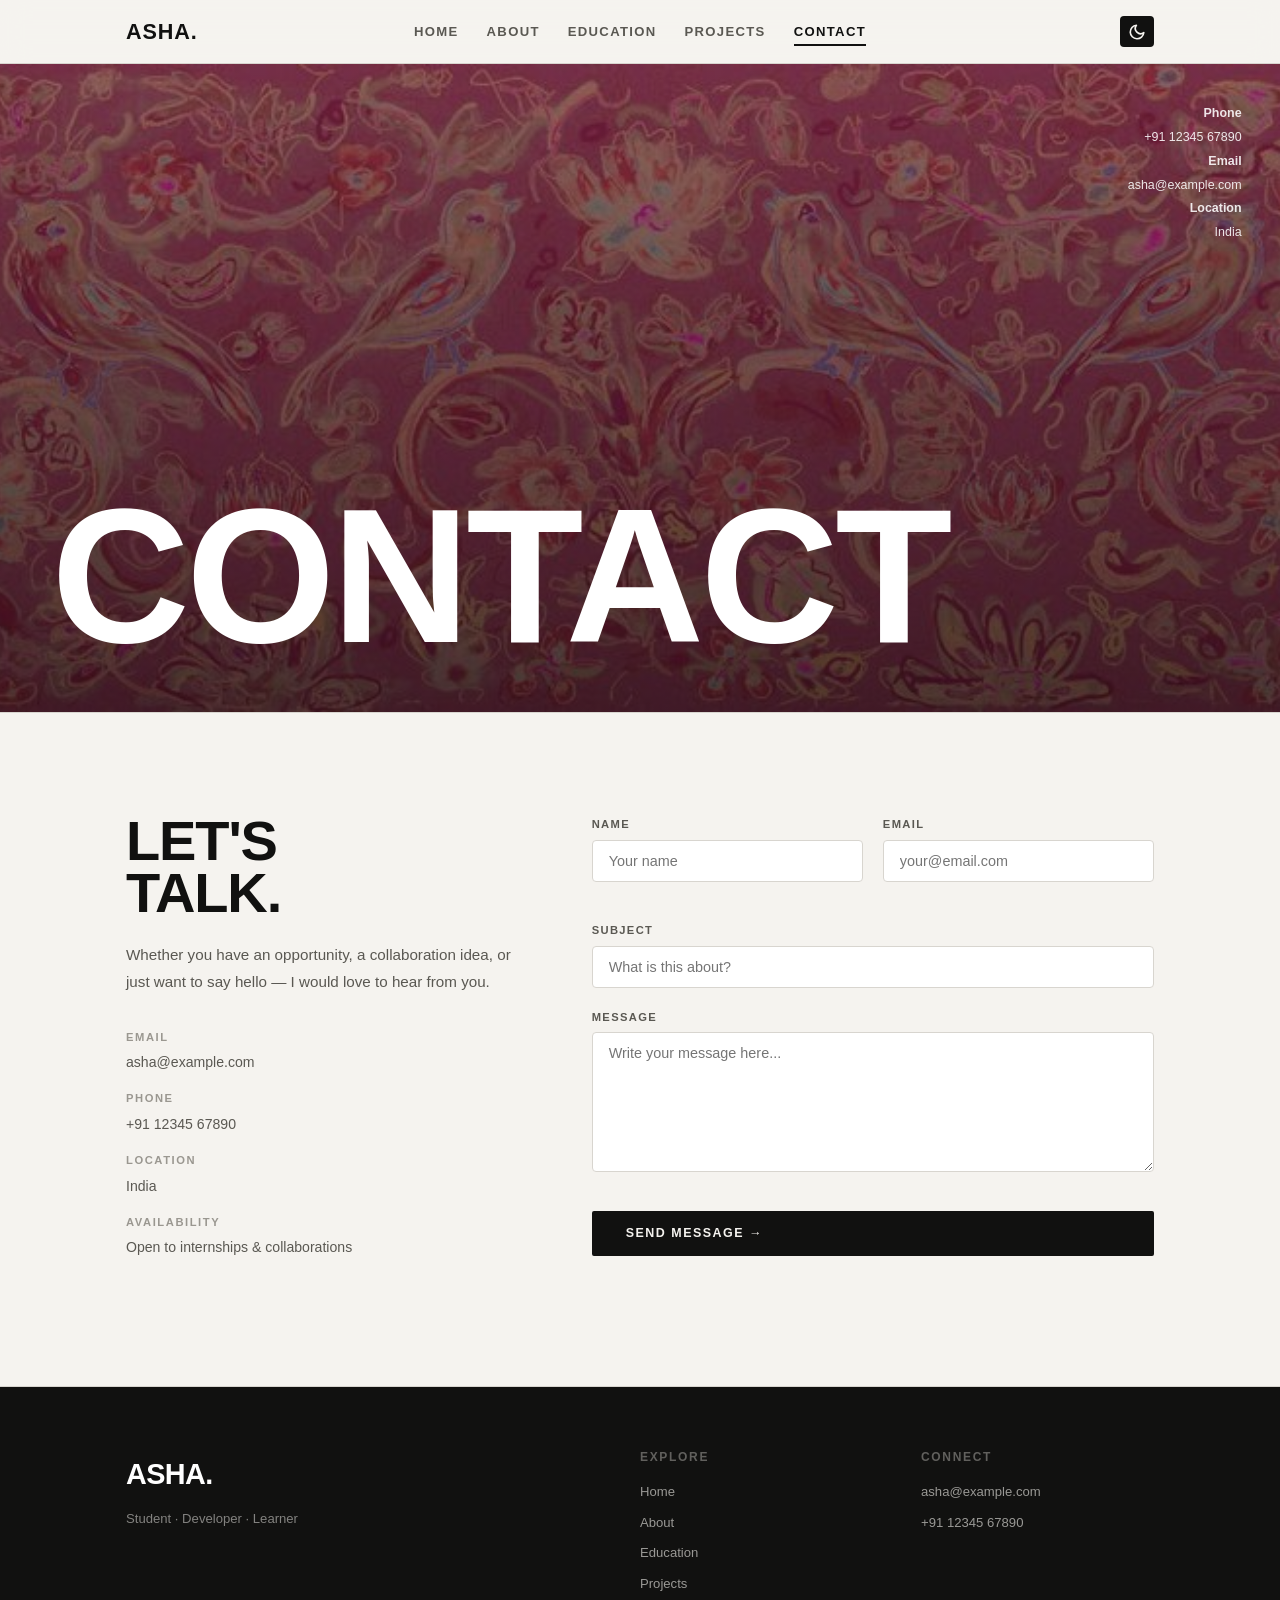
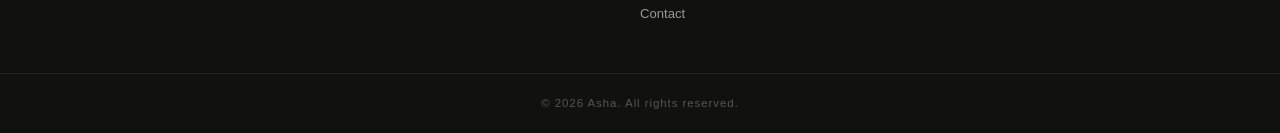
<file: pages/contact.html>
﻿<!DOCTYPE html>
<html lang="en">
<head>
  <meta charset="UTF-8">
  <meta name="viewport" content="width=device-width, initial-scale=1.0">
  <meta name="description" content="Contact Asha — get in touch.">
  <title>Contact | Asha Portfolio</title>
  <link rel="stylesheet" href="../css/style.css">
</head>
<body>

<header class="site-header">
  <div class="navbar">
    <a class="logo" href="../index.html">Asha.</a>

    <nav>
      <ul class="nav-links">
        <li><a href="../index.html">Home</a></li>
        <li><a href="about.html">About</a></li>
        <li><a href="education.html">Education</a></li>
        <li><a href="projects.html">Projects</a></li>
        <li><a href="contact.html">Contact</a></li>
      </ul>
    </nav>

    <div class="nav-right">
      <button id="theme-toggle" type="button" aria-label="Toggle theme">
        <svg class="icon-moon" xmlns="http://www.w3.org/2000/svg" width="18" height="18" viewBox="0 0 24 24" fill="none" stroke="currentColor" stroke-width="2.2" stroke-linecap="round" stroke-linejoin="round"><path d="M21 12.79A9 9 0 1 1 11.21 3 7 7 0 0 0 21 12.79z"/></svg>
        <svg class="icon-sun" xmlns="http://www.w3.org/2000/svg" width="18" height="18" viewBox="0 0 24 24" fill="none" stroke="currentColor" stroke-width="2.2" stroke-linecap="round" stroke-linejoin="round"><circle cx="12" cy="12" r="5"/><line x1="12" y1="1" x2="12" y2="3"/><line x1="12" y1="21" x2="12" y2="23"/><line x1="4.22" y1="4.22" x2="5.64" y2="5.64"/><line x1="18.36" y1="18.36" x2="19.78" y2="19.78"/><line x1="1" y1="12" x2="3" y2="12"/><line x1="21" y1="12" x2="23" y2="12"/><line x1="4.22" y1="19.78" x2="5.64" y2="18.36"/><line x1="18.36" y1="5.64" x2="19.78" y2="4.22"/></svg>
      </button>
      <button id="menu-toggle" class="menu-toggle" aria-label="Open navigation">☰</button>
    </div>
  </div>
</header>

<main>

  <!-- HERO -->
  <section class="hero-banner">
    <img src="../images/hero.jpg" alt="Contact Asha">
    <div class="hero-overlay"></div>
    <div class="hero-content">
      <h1 class="hero-title">Contact</h1>
    </div>
    <div class="hero-meta">
      <strong>Phone</strong>+91 12345 67890<br>
      <strong>Email</strong>asha@example.com<br>
      <strong>Location</strong>India
    </div>
  </section>

  <!-- CONTACT SECTION -->
  <section class="section">
    <div class="wrap">
      <div class="contact-wrap">

        <!-- Info side -->
        <div class="contact-info reveal">
          <h2>Let's<br>Talk.</h2>
          <p class="body-text" style="margin-top:1rem;">
            Whether you have an opportunity, a collaboration idea, or just want
            to say hello — I would love to hear from you.
          </p>
          <div class="contact-detail" style="margin-top:2rem;">
            <div>
              <span class="cd-label">Email</span>
              <a href="mailto:asha@example.com">asha@example.com</a>
            </div>
            <div>
              <span class="cd-label">Phone</span>
              <a href="tel:+911234567890">+91 12345 67890</a>
            </div>
            <div>
              <span class="cd-label">Location</span>
              <span>India</span>
            </div>
            <div>
              <span class="cd-label">Availability</span>
              <span>Open to internships &amp; collaborations</span>
            </div>
          </div>
        </div>

        <!-- Form side -->
        <div class="reveal">
          <form id="contact-form" class="contact-form" novalidate>
            <div class="form-row">
              <div class="fgroup">
                <label for="name">Name</label>
                <input type="text" id="name" name="name" placeholder="Your name" autocomplete="name">
                <span class="form-error" id="name-error"></span>
              </div>
              <div class="fgroup">
                <label for="email">Email</label>
                <input type="email" id="email" name="email" placeholder="your@email.com" autocomplete="email">
                <span class="form-error" id="email-error"></span>
              </div>
            </div>
            <div class="fgroup">
              <label for="subject">Subject</label>
              <input type="text" id="subject" name="subject" placeholder="What is this about?">
            </div>
            <div class="fgroup">
              <label for="message">Message</label>
              <textarea id="message" name="message" placeholder="Write your message here..."></textarea>
              <span class="form-error" id="message-error"></span>
            </div>
            <button type="submit" class="btn btn-primary">Send Message →</button>
            <p class="form-success" id="form-success"></p>
          </form>
        </div>

      </div>
    </div>
  </section>

</main>

<footer class="site-footer">
  <div class="footer-inner">
    <div>
      <p class="footer-brand">Asha.</p>
      <p class="footer-tagline">Student · Developer · Learner</p>
    </div>
    <div>
      <h4>Explore</h4>
      <nav class="footer-links">
        <a href="../index.html">Home</a>
        <a href="about.html">About</a>
        <a href="education.html">Education</a>
        <a href="projects.html">Projects</a>
        <a href="contact.html">Contact</a>
      </nav>
    </div>
    <div>
      <h4>Connect</h4>
      <nav class="footer-links">
        <a href="mailto:asha@example.com">asha@example.com</a>
        <a href="tel:+911234567890">+91 12345 67890</a>
      </nav>
    </div>
  </div>
  <div class="footer-bottom">
    &copy; <span class="current-year"></span> Asha. All rights reserved.
  </div>
</footer>

<script src="../js/script.js"></script>
</body>
</html>
</file>
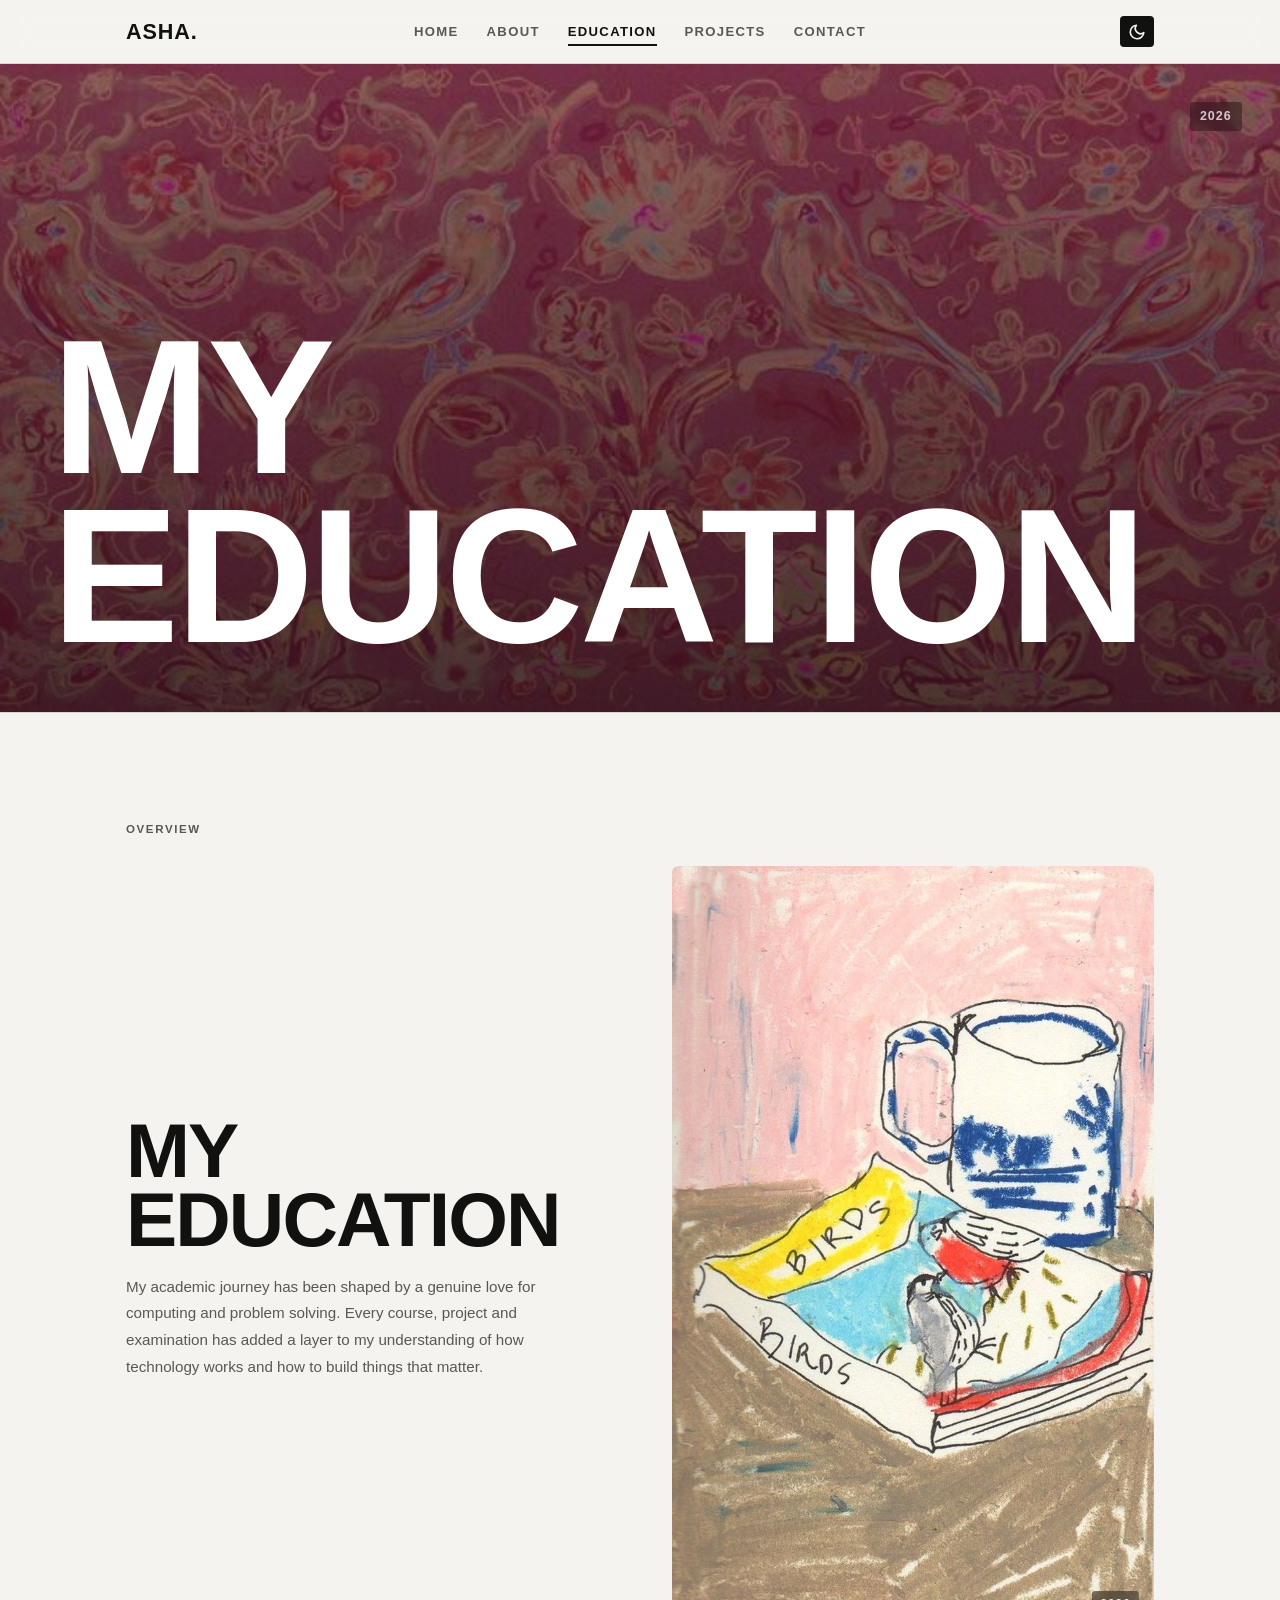
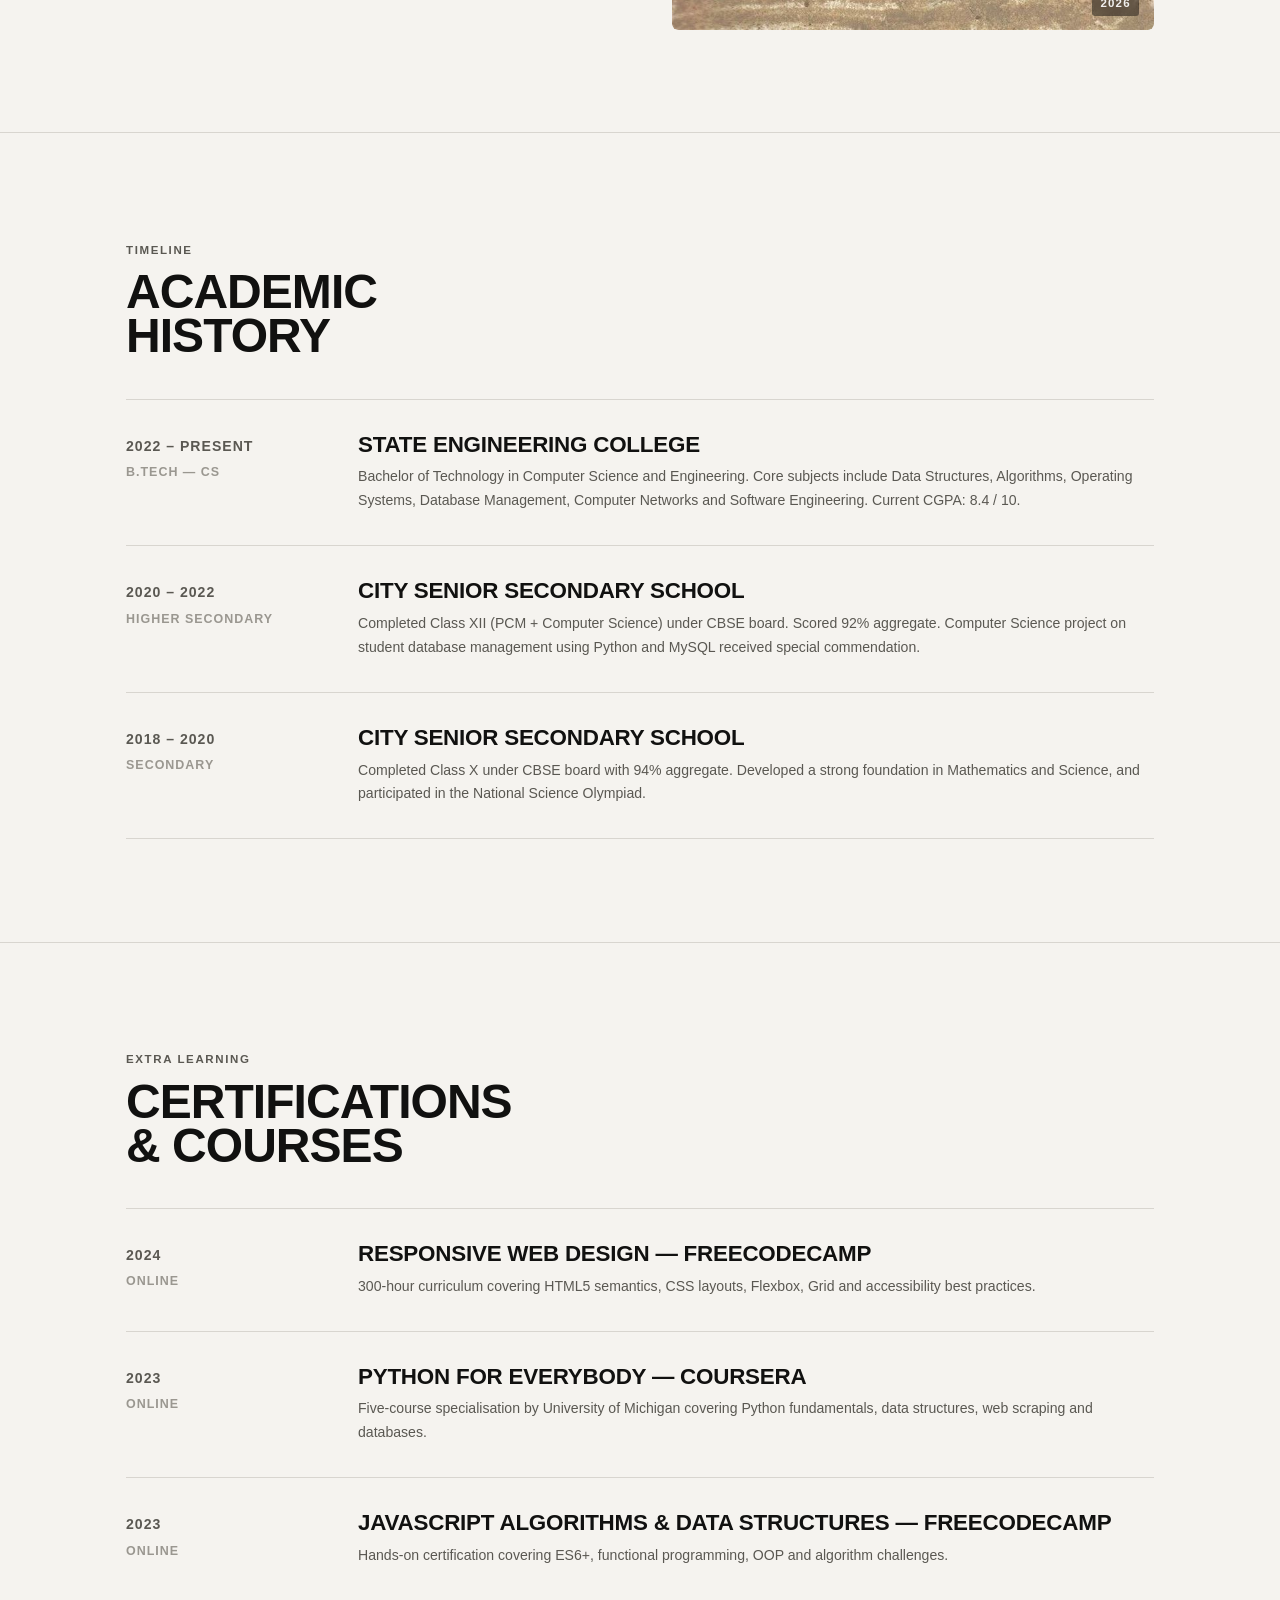
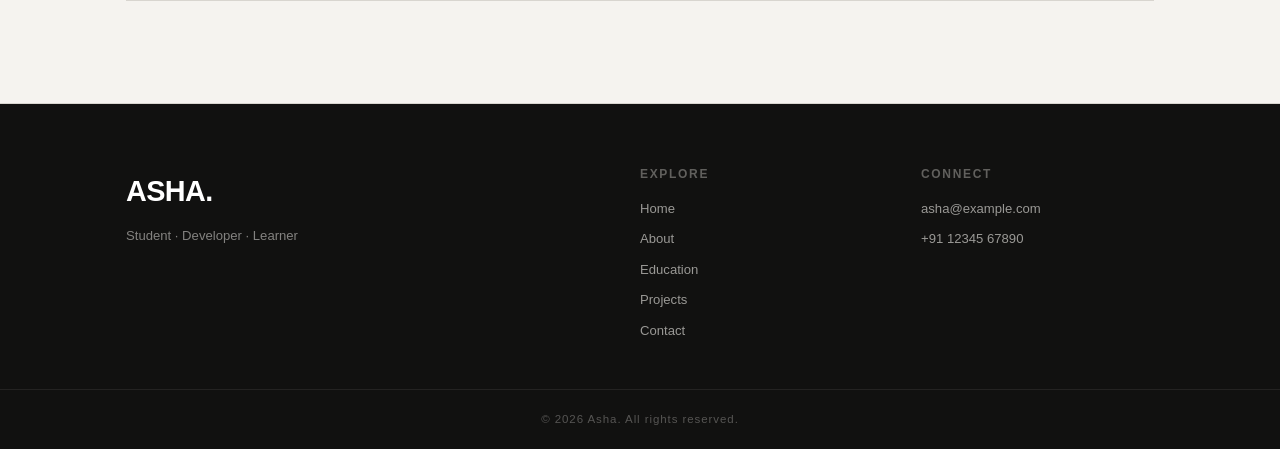
<file: pages/education.html>
﻿<!DOCTYPE html>
<html lang="en">
<head>
  <meta charset="UTF-8">
  <meta name="viewport" content="width=device-width, initial-scale=1.0">
  <meta name="description" content="Asha's education and academic background.">
  <title>Education | Asha Portfolio</title>
  <link rel="stylesheet" href="../css/style.css">
</head>
<body>

<header class="site-header">
  <div class="navbar">
    <a class="logo" href="../index.html">Asha.</a>

    <nav>
      <ul class="nav-links">
        <li><a href="../index.html">Home</a></li>
        <li><a href="about.html">About</a></li>
        <li><a href="education.html">Education</a></li>
        <li><a href="projects.html">Projects</a></li>
        <li><a href="contact.html">Contact</a></li>
      </ul>
    </nav>

    <div class="nav-right">
      <button id="theme-toggle" type="button" aria-label="Toggle theme">
        <svg class="icon-moon" xmlns="http://www.w3.org/2000/svg" width="18" height="18" viewBox="0 0 24 24" fill="none" stroke="currentColor" stroke-width="2.2" stroke-linecap="round" stroke-linejoin="round"><path d="M21 12.79A9 9 0 1 1 11.21 3 7 7 0 0 0 21 12.79z"/></svg>
        <svg class="icon-sun" xmlns="http://www.w3.org/2000/svg" width="18" height="18" viewBox="0 0 24 24" fill="none" stroke="currentColor" stroke-width="2.2" stroke-linecap="round" stroke-linejoin="round"><circle cx="12" cy="12" r="5"/><line x1="12" y1="1" x2="12" y2="3"/><line x1="12" y1="21" x2="12" y2="23"/><line x1="4.22" y1="4.22" x2="5.64" y2="5.64"/><line x1="18.36" y1="18.36" x2="19.78" y2="19.78"/><line x1="1" y1="12" x2="3" y2="12"/><line x1="21" y1="12" x2="23" y2="12"/><line x1="4.22" y1="19.78" x2="5.64" y2="18.36"/><line x1="18.36" y1="5.64" x2="19.78" y2="4.22"/></svg>
      </button>
      <button id="menu-toggle" class="menu-toggle" aria-label="Open navigation">☰</button>
    </div>
  </div>
</header>

<main>

  <!-- HERO -->
  <section class="hero-banner">
    <img src="../images/hero.jpg" alt="Education">
    <div class="hero-overlay"></div>
    <div class="hero-content">
      <h1 class="hero-title">My Education</h1>
    </div>
    <span class="hero-date">2026</span>
  </section>

  <!-- INTRO SPLIT -->
  <section class="section">
    <div class="wrap">
      <span class="section-label reveal">Overview</span>
      <div class="split" style="margin-top:1.5rem;">
        <div class="reveal">
          <h2 class="intro-heading">My<br>Education</h2>
          <p class="body-text">
            My academic journey has been shaped by a genuine love for computing
            and problem solving. Every course, project and examination has added
            a layer to my understanding of how technology works and how to
            build things that matter.
          </p>
        </div>
        <div class="photo-block reveal">
          <img src="../images/studying.jpg" alt="Studying">
          <span class="date-stamp">2026</span>
        </div>
      </div>
    </div>
  </section>

  <!-- TIMELINE -->
  <section class="section">
    <div class="wrap">
      <span class="section-label reveal">Timeline</span>
      <h2 class="display display-md reveal" style="margin-top:.5rem; margin-bottom:2.5rem;">Academic<br>History</h2>

      <div class="timeline">

        <div class="tl-item reveal">
          <div class="tl-meta">
            <strong>2022 – Present</strong>
            B.Tech — CS
          </div>
          <div class="tl-body">
            <h3>State Engineering College</h3>
            <p>
              Bachelor of Technology in Computer Science and Engineering.
              Core subjects include Data Structures, Algorithms, Operating Systems,
              Database Management, Computer Networks and Software Engineering.
              Current CGPA: 8.4 / 10.
            </p>
          </div>
        </div>

        <div class="tl-item reveal">
          <div class="tl-meta">
            <strong>2020 – 2022</strong>
            Higher Secondary
          </div>
          <div class="tl-body">
            <h3>City Senior Secondary School</h3>
            <p>
              Completed Class XII (PCM + Computer Science) under CBSE board.
              Scored 92% aggregate. Computer Science project on student database
              management using Python and MySQL received special commendation.
            </p>
          </div>
        </div>

        <div class="tl-item reveal">
          <div class="tl-meta">
            <strong>2018 – 2020</strong>
            Secondary
          </div>
          <div class="tl-body">
            <h3>City Senior Secondary School</h3>
            <p>
              Completed Class X under CBSE board with 94% aggregate.
              Developed a strong foundation in Mathematics and Science,
              and participated in the National Science Olympiad.
            </p>
          </div>
        </div>

      </div>
    </div>
  </section>

  <!-- CERTIFICATIONS -->
  <section class="section">
    <div class="wrap">
      <span class="section-label reveal">Extra Learning</span>
      <h2 class="display display-md reveal" style="margin-top:.5rem; margin-bottom:2.5rem;">Certifications<br>&amp; Courses</h2>

      <div class="timeline">
        <div class="tl-item reveal">
          <div class="tl-meta"><strong>2024</strong>Online</div>
          <div class="tl-body">
            <h3>Responsive Web Design — freeCodeCamp</h3>
            <p>300-hour curriculum covering HTML5 semantics, CSS layouts, Flexbox, Grid and accessibility best practices.</p>
          </div>
        </div>
        <div class="tl-item reveal">
          <div class="tl-meta"><strong>2023</strong>Online</div>
          <div class="tl-body">
            <h3>Python for Everybody — Coursera</h3>
            <p>Five-course specialisation by University of Michigan covering Python fundamentals, data structures, web scraping and databases.</p>
          </div>
        </div>
        <div class="tl-item reveal">
          <div class="tl-meta"><strong>2023</strong>Online</div>
          <div class="tl-body">
            <h3>JavaScript Algorithms &amp; Data Structures — freeCodeCamp</h3>
            <p>Hands-on certification covering ES6+, functional programming, OOP and algorithm challenges.</p>
          </div>
        </div>
      </div>
    </div>
  </section>

</main>

<footer class="site-footer">
  <div class="footer-inner">
    <div>
      <p class="footer-brand">Asha.</p>
      <p class="footer-tagline">Student · Developer · Learner</p>
    </div>
    <div>
      <h4>Explore</h4>
      <nav class="footer-links">
        <a href="../index.html">Home</a>
        <a href="about.html">About</a>
        <a href="education.html">Education</a>
        <a href="projects.html">Projects</a>
        <a href="contact.html">Contact</a>
      </nav>
    </div>
    <div>
      <h4>Connect</h4>
      <nav class="footer-links">
        <a href="mailto:asha@example.com">asha@example.com</a>
        <a href="tel:+911234567890">+91 12345 67890</a>
      </nav>
    </div>
  </div>
  <div class="footer-bottom">
    &copy; <span class="current-year"></span> Asha. All rights reserved.
  </div>
</footer>

<script src="../js/script.js"></script>
</body>
</html>
</file>
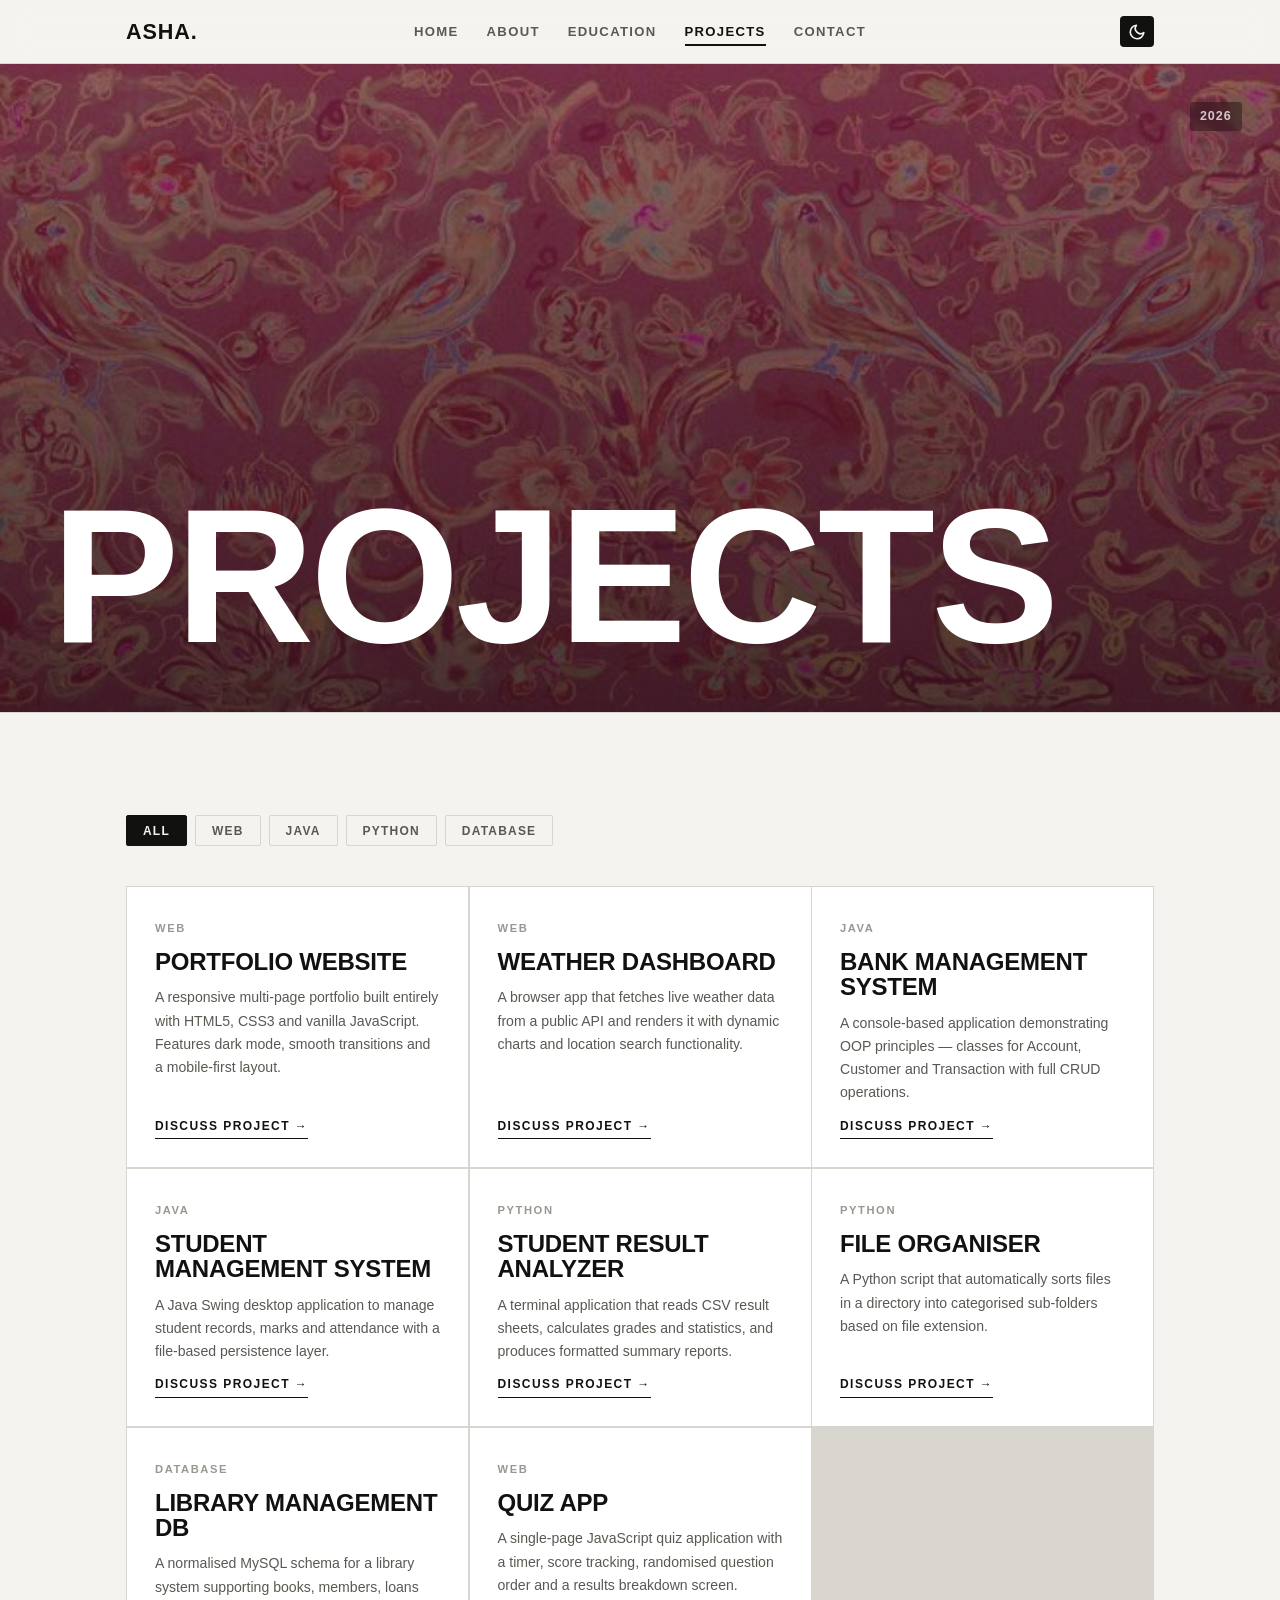
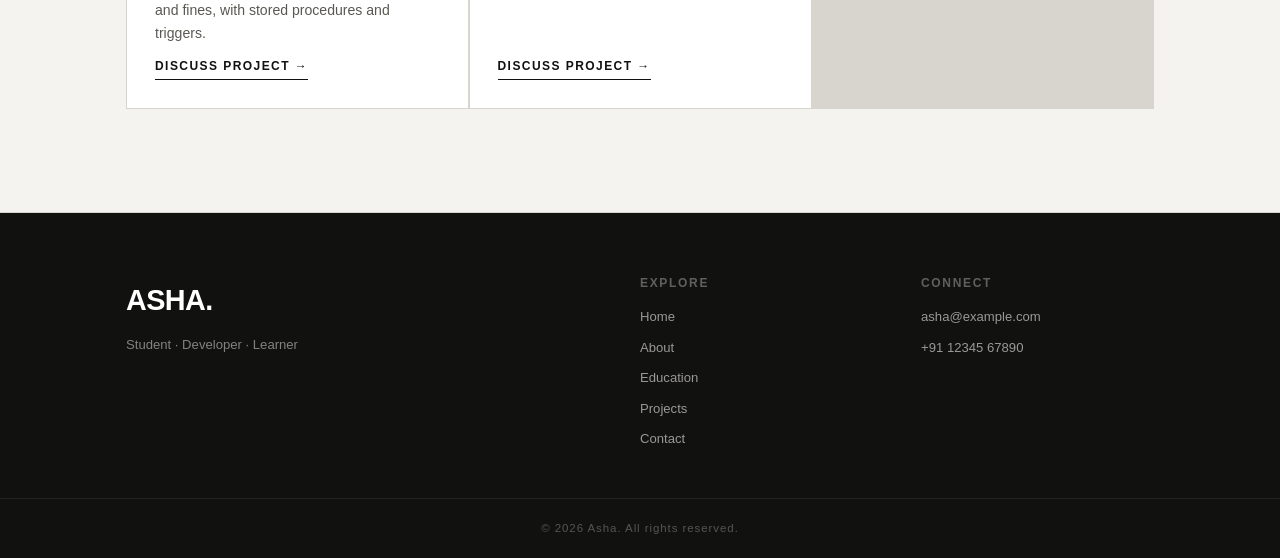
<file: pages/projects.html>
﻿<!DOCTYPE html>
<html lang="en">
<head>
  <meta charset="UTF-8">
  <meta name="viewport" content="width=device-width, initial-scale=1.0">
  <meta name="description" content="Asha's projects — web, Java, Python and more.">
  <title>Projects | Asha Portfolio</title>
  <link rel="stylesheet" href="../css/style.css">
</head>
<body>

<header class="site-header">
  <div class="navbar">
    <a class="logo" href="../index.html">Asha.</a>

    <nav>
      <ul class="nav-links">
        <li><a href="../index.html">Home</a></li>
        <li><a href="about.html">About</a></li>
        <li><a href="education.html">Education</a></li>
        <li><a href="projects.html">Projects</a></li>
        <li><a href="contact.html">Contact</a></li>
      </ul>
    </nav>

    <div class="nav-right">
      <button id="theme-toggle" type="button" aria-label="Toggle theme">
        <svg class="icon-moon" xmlns="http://www.w3.org/2000/svg" width="18" height="18" viewBox="0 0 24 24" fill="none" stroke="currentColor" stroke-width="2.2" stroke-linecap="round" stroke-linejoin="round"><path d="M21 12.79A9 9 0 1 1 11.21 3 7 7 0 0 0 21 12.79z"/></svg>
        <svg class="icon-sun" xmlns="http://www.w3.org/2000/svg" width="18" height="18" viewBox="0 0 24 24" fill="none" stroke="currentColor" stroke-width="2.2" stroke-linecap="round" stroke-linejoin="round"><circle cx="12" cy="12" r="5"/><line x1="12" y1="1" x2="12" y2="3"/><line x1="12" y1="21" x2="12" y2="23"/><line x1="4.22" y1="4.22" x2="5.64" y2="5.64"/><line x1="18.36" y1="18.36" x2="19.78" y2="19.78"/><line x1="1" y1="12" x2="3" y2="12"/><line x1="21" y1="12" x2="23" y2="12"/><line x1="4.22" y1="19.78" x2="5.64" y2="18.36"/><line x1="18.36" y1="5.64" x2="19.78" y2="4.22"/></svg>
      </button>
      <button id="menu-toggle" class="menu-toggle" aria-label="Open navigation">☰</button>
    </div>
  </div>
</header>

<main>

  <!-- HERO -->
  <section class="hero-banner">
    <img src="../images/hero.jpg" alt="Projects">
    <div class="hero-overlay"></div>
    <div class="hero-content">
      <h1 class="hero-title">Projects</h1>
    </div>
    <span class="hero-date">2026</span>
  </section>

  <!-- PROJECT LISTING -->
  <section class="section">
    <div class="wrap">

      <div class="filter-row reveal">
        <button class="filter-btn active" data-filter="all">All</button>
        <button class="filter-btn" data-filter="web">Web</button>
        <button class="filter-btn" data-filter="java">Java</button>
        <button class="filter-btn" data-filter="python">Python</button>
        <button class="filter-btn" data-filter="db">Database</button>
      </div>

      <div class="project-grid">

        <article class="project-card reveal" data-category="web">
          <span class="p-tag">Web</span>
          <h3>Portfolio Website</h3>
          <p>A responsive multi-page portfolio built entirely with HTML5, CSS3 and vanilla JavaScript. Features dark mode, smooth transitions and a mobile-first layout.</p>
          <a class="p-link" href="contact.html">Discuss Project →</a>
        </article>

        <article class="project-card reveal" data-category="web">
          <span class="p-tag">Web</span>
          <h3>Weather Dashboard</h3>
          <p>A browser app that fetches live weather data from a public API and renders it with dynamic charts and location search functionality.</p>
          <a class="p-link" href="contact.html">Discuss Project →</a>
        </article>

        <article class="project-card reveal" data-category="java">
          <span class="p-tag">Java</span>
          <h3>Bank Management System</h3>
          <p>A console-based application demonstrating OOP principles — classes for Account, Customer and Transaction with full CRUD operations.</p>
          <a class="p-link" href="contact.html">Discuss Project →</a>
        </article>

        <article class="project-card reveal" data-category="java">
          <span class="p-tag">Java</span>
          <h3>Student Management System</h3>
          <p>A Java Swing desktop application to manage student records, marks and attendance with a file-based persistence layer.</p>
          <a class="p-link" href="contact.html">Discuss Project →</a>
        </article>

        <article class="project-card reveal" data-category="python">
          <span class="p-tag">Python</span>
          <h3>Student Result Analyzer</h3>
          <p>A terminal application that reads CSV result sheets, calculates grades and statistics, and produces formatted summary reports.</p>
          <a class="p-link" href="contact.html">Discuss Project →</a>
        </article>

        <article class="project-card reveal" data-category="python">
          <span class="p-tag">Python</span>
          <h3>File Organiser</h3>
          <p>A Python script that automatically sorts files in a directory into categorised sub-folders based on file extension.</p>
          <a class="p-link" href="contact.html">Discuss Project →</a>
        </article>

        <article class="project-card reveal" data-category="db">
          <span class="p-tag">Database</span>
          <h3>Library Management DB</h3>
          <p>A normalised MySQL schema for a library system supporting books, members, loans and fines, with stored procedures and triggers.</p>
          <a class="p-link" href="contact.html">Discuss Project →</a>
        </article>

        <article class="project-card reveal" data-category="web">
          <span class="p-tag">Web</span>
          <h3>Quiz App</h3>
          <p>A single-page JavaScript quiz application with a timer, score tracking, randomised question order and a results breakdown screen.</p>
          <a class="p-link" href="contact.html">Discuss Project →</a>
        </article>

      </div>
    </div>
  </section>

</main>

<footer class="site-footer">
  <div class="footer-inner">
    <div>
      <p class="footer-brand">Asha.</p>
      <p class="footer-tagline">Student · Developer · Learner</p>
    </div>
    <div>
      <h4>Explore</h4>
      <nav class="footer-links">
        <a href="../index.html">Home</a>
        <a href="about.html">About</a>
        <a href="education.html">Education</a>
        <a href="projects.html">Projects</a>
        <a href="contact.html">Contact</a>
      </nav>
    </div>
    <div>
      <h4>Connect</h4>
      <nav class="footer-links">
        <a href="mailto:asha@example.com">asha@example.com</a>
        <a href="tel:+911234567890">+91 12345 67890</a>
      </nav>
    </div>
  </div>
  <div class="footer-bottom">
    &copy; <span class="current-year"></span> Asha. All rights reserved.
  </div>
</footer>

<script src="../js/script.js"></script>
</body>
</html>
</file>
<file: css/style.css>
/* =========================================================
   Asha — Editorial Portfolio Stylesheet
   =========================================================
   1.  CSS Custom Properties (light + dark)
   2.  Reset & base
   3.  Typography
   4.  Layout helpers
   5.  Navbar
   6.  Hero banner
   7.  Label tag / eyebrow
   8.  Split sections (image + text)
   9.  Stats bar
   10. Skills strip
   11. Project grid
   12. Timeline (Education)
   13. Contact layout
   14. Buttons
   15. Footer
   16. Hover & transition utilities
   17. Responsive
   18. Dark mode overrides
   ========================================================= */

/* ---------------------------------------------------------
   1. Custom Properties — LIGHT (default)
   --------------------------------------------------------- */
:root {
  --bg:          #f5f3ef;        /* warm off-white */
  --surface:     #ffffff;
  --surface-2:   #eeece8;
  --border:      #d8d5cf;
  --ink:         #111110;        /* near-black */
  --ink-muted:   #5a5852;
  --ink-faint:   #9a9790;
  --accent:      #111110;        /* editorial: black is the accent */
  --accent-inv:  #f5f3ef;        /* text on black */
  --tag-bg:      #111110;
  --tag-fg:      #f5f3ef;

  /* type */
  --ff-display: 'Arial Black', 'Arial Bold', 'Helvetica Neue', sans-serif;
  --ff-body:    'Helvetica Neue', Arial, sans-serif;

  /* sizes */
  --nav-h:  64px;
  --max-w:  1140px;
  --pad-x:  clamp(1.25rem, 5vw, 3.5rem);

  /* radius */
  --r-sm:  4px;
  --r-md:  10px;
  --r-img: 6px;

  /* shadows */
  --sh-sm:  0 2px 8px rgba(0,0,0,.06);
  --sh-md:  0 6px 24px rgba(0,0,0,.10);
  --sh-lg:  0 16px 48px rgba(0,0,0,.14);

  /* transitions */
  --t-fast: 180ms ease;
  --t-base: 300ms ease;
  --t-slow: 480ms ease;
}

/* ---------------------------------------------------------
   2. Reset & base
   --------------------------------------------------------- */
*, *::before, *::after { box-sizing: border-box; margin: 0; padding: 0; }

html { scroll-behavior: smooth; font-size: 16px; }

body {
  font-family: var(--ff-body);
  background: var(--bg);
  color: var(--ink);
  line-height: 1.65;
  min-height: 100vh;
  display: flex;
  flex-direction: column;
  transition: background var(--t-base), color var(--t-base);
}
main { flex: 1; }

img { display: block; max-width: 100%; object-fit: cover; }
ul  { list-style: none; }
a   { color: inherit; text-decoration: none; }

/* ---------------------------------------------------------
   3. Typography
   --------------------------------------------------------- */
.display {
  font-family: var(--ff-display);
  font-weight: 900;
  text-transform: uppercase;
  line-height: 0.92;
  letter-spacing: -0.02em;
  color: var(--ink);
}
.display-xl  { font-size: clamp(4rem,   13vw, 10rem); }
.display-lg  { font-size: clamp(2.6rem,  7vw,  5.5rem); }
.display-md  { font-size: clamp(1.8rem,  4vw,  3rem); }

h1,h2,h3,h4 { color: var(--ink); line-height: 1.15; }
h3 { font-size: 1.1rem; font-weight: 700; }

.eyebrow {
  display: inline-block;
  font-size: 0.72rem;
  font-weight: 700;
  letter-spacing: 0.14em;
  text-transform: uppercase;
  background: var(--tag-bg);
  color: var(--tag-fg);
  padding: 4px 10px;
  border-radius: 3px;
}

.section-label {
  font-size: 0.72rem;
  font-weight: 700;
  letter-spacing: 0.14em;
  text-transform: uppercase;
  color: var(--ink-muted);
  margin-bottom: 0.5rem;
}

/* ---------------------------------------------------------
   4. Layout helpers
   --------------------------------------------------------- */
.wrap {
  width: 100%;
  max-width: var(--max-w);
  margin-inline: auto;
  padding-inline: var(--pad-x);
}

.section {
  padding-block: clamp(4rem, 8vw, 7rem);
  border-top: 1px solid var(--border);
}
.section:first-of-type { border-top: none; }

/* two-column 50/50 grid */
.split {
  display: grid;
  grid-template-columns: 1fr 1fr;
  gap: clamp(2rem, 5vw, 5rem);
  align-items: center;
}
.split.reverse { direction: rtl; }
.split.reverse > * { direction: ltr; }

/* photo block */
.photo-block {
  position: relative;
  overflow: hidden;
  border-radius: var(--r-img);
}
.photo-block img {
  width: 100%;
  height: 100%;
  min-height: 360px;
  object-fit: cover;
  transition: transform var(--t-slow);
  border-radius: var(--r-img);
}
.photo-block:hover img { transform: scale(1.04); }

.date-stamp {
  position: absolute;
  bottom: 14px; right: 16px;
  font-size: 0.72rem;
  font-weight: 700;
  letter-spacing: 0.1em;
  color: rgba(255,255,255,0.9);
  background: rgba(0,0,0,0.45);
  padding: 3px 8px;
  border-radius: 3px;
  backdrop-filter: blur(4px);
}

/* ---------------------------------------------------------
   5. Navbar
   --------------------------------------------------------- */
.site-header {
  position: sticky;
  top: 0;
  z-index: 200;
  height: var(--nav-h);
  background: rgba(245,243,239,0.92);
  backdrop-filter: blur(14px);
  -webkit-backdrop-filter: blur(14px);
  border-bottom: 1px solid var(--border);
  transition: background var(--t-base), box-shadow var(--t-base);
}
.site-header.scrolled { box-shadow: var(--sh-sm); }

.navbar {
  height: 100%;
  max-width: var(--max-w);
  margin-inline: auto;
  padding-inline: var(--pad-x);
  display: grid;
  grid-template-columns: 1fr auto 1fr;
  align-items: center;
  gap: 1rem;
}

.navbar .logo {
  justify-self: start;
}

.navbar nav {
  justify-self: center;
}

.navbar .nav-right {
  justify-self: end;
  display: flex;
  align-items: center;
}

.logo {
  font-family: var(--ff-display);
  font-weight: 900;
  font-size: 1.35rem;
  text-transform: uppercase;
  letter-spacing: 0.04em;
  color: var(--ink);
  transition: opacity var(--t-fast);
}
.logo:hover { opacity: 0.6; }

.nav-links {
  display: flex;
  align-items: center;
  gap: 0.25rem;
}
.nav-links li a {
  font-size: 0.82rem;
  font-weight: 700;
  letter-spacing: 0.1em;
  text-transform: uppercase;
  color: var(--ink-muted);
  padding: 0.4rem 0.75rem;
  border-radius: var(--r-sm);
  position: relative;
  transition: color var(--t-fast), background var(--t-fast);
}
.nav-links li a::after {
  content: '';
  position: absolute;
  bottom: 0; left: 50%; right: 50%;
  height: 2px;
  background: var(--ink);
  transition: left var(--t-base), right var(--t-base);
}
.nav-links li a:hover,
.nav-links li a.active { color: var(--ink); }
.nav-links li a:hover::after,
.nav-links li a.active::after { left: 0.75rem; right: 0.75rem; }

/* Theme toggle */
#theme-toggle {
  background: var(--ink);
  color: var(--accent-inv);
  border: none;
  border-radius: var(--r-sm);
  padding: 0.4rem 0.5rem;
  line-height: 0;
  cursor: pointer;
  display: flex;
  align-items: center;
  justify-content: center;
  transition: opacity var(--t-fast), transform var(--t-fast);
}
#theme-toggle:hover { opacity: 0.75; transform: scale(1.1); }

/* Show moon in light mode, sun in dark mode */
#theme-toggle .icon-sun  { display: none; }
#theme-toggle .icon-moon { display: block; }

body.dark #theme-toggle .icon-sun  { display: block; }
body.dark #theme-toggle .icon-moon { display: none; }

/* Hamburger */
.menu-toggle {
  display: none;
  background: var(--ink);
  color: var(--accent-inv);
  border: none;
  border-radius: var(--r-sm);
  padding: 0.4rem 0.7rem;
  font-size: 1.1rem;
  cursor: pointer;
  transition: opacity var(--t-fast);
}
.menu-toggle:hover { opacity: 0.7; }

/* ---------------------------------------------------------
   6. Hero banner
   --------------------------------------------------------- */
.hero-banner {
  position: relative;
  width: 100%;
  height: clamp(480px, 72vh, 780px);
  overflow: hidden;
  background: #1a1a18;
}
.hero-banner img {
  position: absolute;
  inset: 0;
  width: 100%; height: 100%;
  object-fit: cover;
  opacity: 0.72;
  transition: transform 1.2s ease, opacity var(--t-slow);
}
.hero-banner:hover img { transform: scale(1.03); opacity: 0.65; }

.hero-overlay {
  position: absolute;
  inset: 0;
  background: linear-gradient(
    to bottom,
    rgba(0,0,0,0.18) 0%,
    rgba(0,0,0,0.55) 100%
  );
}

.hero-content {
  position: absolute;
  inset: 0;
  display: flex;
  flex-direction: column;
  justify-content: flex-end;
  padding: clamp(1.5rem, 4vw, 3.5rem);
}

.hero-content .eyebrow { margin-bottom: 1.2rem; }

.hero-title {
  font-family: var(--ff-display);
  font-weight: 900;
  text-transform: uppercase;
  line-height: 0.88;
  letter-spacing: -0.02em;
  color: #fff;
  font-size: clamp(5rem, 16vw, 12rem);
}

/* contact info overlay — top right */
.hero-meta {
  position: absolute;
  top: clamp(1rem, 3vw, 2.5rem);
  right: clamp(1rem, 3vw, 2.5rem);
  text-align: right;
  color: rgba(255,255,255,0.88);
  font-size: 0.78rem;
  line-height: 1.9;
}
.hero-meta strong { display: block; font-weight: 700; }

/* date top right of sub-pages */
.hero-date {
  position: absolute;
  top: clamp(1rem, 3vw, 2.5rem);
  right: clamp(1rem, 3vw, 2.5rem);
  font-size: 0.78rem;
  font-weight: 700;
  letter-spacing: 0.08em;
  color: rgba(255,255,255,0.75);
  background: rgba(0,0,0,0.35);
  padding: 4px 10px;
  border-radius: 3px;
  backdrop-filter: blur(4px);
}

/* HERO BANNER */
.hero-banner {
  position: relative;
  overflow: hidden;
}

/* Hero portrait — right side */
.hero-portrait {
  position: absolute;
  top: 0;
  right: clamp(1rem, 3vw, 3rem);

  width: clamp(220px, 24vw, 360px);
  height: 100%;

  display: flex;
  align-items: flex-end;
  justify-content: center;

  pointer-events: none;
  z-index: 2;
}

.hero-portrait img {
  width: 100%;
  height: 100%;

  max-width: none;

  object-fit: contain;
  object-position: center bottom;

  border-radius: var(--r-img) var(--r-img) 0 0;

  box-shadow: -12px 0 48px rgba(0, 0, 0, 0.25);

  display: block;

  transition: transform var(--t-slow);
}

.hero-banner:hover .hero-portrait img {
  transform: translateY(-6px);
}

/* Make sure hero text doesn't go underneath the person */
.hero-banner-content {
  position: relative;
  z-index: 3;
  max-width: 65%;
}

/* Tablet */
@media (max-width: 1000px) {
  .hero-portrait {
    width: 280px;
    right: 1rem;
  }

  .hero-banner-content {
    max-width: 62%;
  }
}

/* Mobile */
@media (max-width: 700px) {
  .hero-portrait {
    display: none;
  }

  .hero-banner-content {
    max-width: 100%;
  }
}

/* ---------------------------------------------------------
   7. About / intro split
   --------------------------------------------------------- */
.intro-heading {
  font-family: var(--ff-display);
  font-weight: 900;
  text-transform: uppercase;
  line-height: 0.9;
  letter-spacing: -0.025em;
  color: var(--ink);
  font-size: clamp(2.4rem, 6vw, 4.8rem);
  margin-bottom: 1.25rem;
}

.body-text {
  color: var(--ink-muted);
  font-size: 0.95rem;
  line-height: 1.75;
  max-width: 52ch;
}

/* ---------------------------------------------------------
   8. Stats bar
   --------------------------------------------------------- */
.stats-bar {
  display: flex;
  gap: 0;
  border-top: 1px solid var(--border);
  border-bottom: 1px solid var(--border);
}
.stat-item {
  flex: 1;
  padding: clamp(1.5rem, 3vw, 2.5rem) clamp(1rem, 2vw, 2rem);
  border-right: 1px solid var(--border);
  transition: background var(--t-base);
}
.stat-item:last-child { border-right: none; }
.stat-item:hover { background: var(--surface-2); }

.stat-item strong {
  display: block;
  font-family: var(--ff-display);
  font-weight: 900;
  font-size: clamp(2rem, 5vw, 3.5rem);
  line-height: 1;
  color: var(--ink);
  margin-bottom: 0.35rem;
  transition: transform var(--t-base);
}
.stat-item:hover strong { transform: translateY(-3px); }
.stat-item span {
  font-size: 0.75rem;
  font-weight: 700;
  letter-spacing: 0.12em;
  text-transform: uppercase;
  color: var(--ink-faint);
}

/* ---------------------------------------------------------
   9. Skills strip
   --------------------------------------------------------- */
.skills-list {
  display: flex;
  flex-wrap: wrap;
  gap: 0.6rem;
  margin-top: 2rem;
}
.skill-tag {
  font-size: 0.8rem;
  font-weight: 700;
  letter-spacing: 0.08em;
  text-transform: uppercase;
  padding: 0.5rem 1.1rem;
  border: 1.5px solid var(--border);
  border-radius: 2px;
  color: var(--ink-muted);
  transition:
    background var(--t-fast),
    color var(--t-fast),
    border-color var(--t-fast),
    transform var(--t-fast);
}
.skill-tag:hover {
  background: var(--ink);
  color: var(--accent-inv);
  border-color: var(--ink);
  transform: translateY(-2px);
}

/* ---------------------------------------------------------
   10. Project grid
   --------------------------------------------------------- */
.filter-row {
  display: flex;
  flex-wrap: wrap;
  gap: 0.5rem;
  margin-bottom: 2.5rem;
}
.filter-btn {
  font-size: 0.75rem;
  font-weight: 700;
  letter-spacing: 0.1em;
  text-transform: uppercase;
  padding: 0.45rem 1rem;
  border: 1.5px solid var(--border);
  border-radius: 2px;
  background: transparent;
  color: var(--ink-muted);
  cursor: pointer;
  font-family: var(--ff-body);
  transition: background var(--t-fast), color var(--t-fast), border-color var(--t-fast), transform var(--t-fast);
}
.filter-btn:hover { background: var(--surface-2); border-color: var(--ink); color: var(--ink); transform: translateY(-1px); }
.filter-btn.active { background: var(--ink); color: var(--accent-inv); border-color: var(--ink); }

.project-grid {
  display: grid;
  grid-template-columns: repeat(auto-fill, minmax(300px, 1fr));
  gap: 1.5px;      /* tight editorial gap */
  background: var(--border); /* grid lines via background */
  border: 1.5px solid var(--border);
}

.project-card {
  background: var(--surface);
  padding: 2rem 1.75rem 1.75rem;
  display: flex;
  flex-direction: column;
  gap: 0.75rem;
  transition: background var(--t-base);
  cursor: default;
}
.project-card:hover { background: var(--surface-2); }

.project-card .p-tag {
  font-size: 0.7rem;
  font-weight: 700;
  letter-spacing: 0.14em;
  text-transform: uppercase;
  color: var(--ink-faint);
}

.project-card h3 {
  font-family: var(--ff-display);
  font-weight: 900;
  font-size: clamp(1.1rem, 2.5vw, 1.5rem);
  text-transform: uppercase;
  letter-spacing: -0.01em;
  line-height: 1.05;
  color: var(--ink);
  transition: letter-spacing var(--t-base);
}
.project-card:hover h3 { letter-spacing: 0.02em; }

.project-card p {
  font-size: 0.88rem;
  color: var(--ink-muted);
  line-height: 1.65;
  flex: 1;
}

.project-card .p-link {
  font-size: 0.75rem;
  font-weight: 700;
  letter-spacing: 0.12em;
  text-transform: uppercase;
  color: var(--ink);
  display: inline-flex;
  align-items: center;
  gap: 0.4rem;
  padding-bottom: 2px;
  border-bottom: 1.5px solid var(--ink);
  align-self: flex-start;
  transition: gap var(--t-fast), opacity var(--t-fast);
}
.project-card .p-link:hover { gap: 0.7rem; opacity: 0.6; }

/* ---------------------------------------------------------
   11. Timeline
   --------------------------------------------------------- */
.timeline {
  display: flex;
  flex-direction: column;
  gap: 0;
  border-top: 1px solid var(--border);
}
.tl-item {
  display: grid;
  grid-template-columns: 200px 1fr;
  gap: 2rem;
  padding: 2rem 0;
  border-bottom: 1px solid var(--border);
  transition: background var(--t-base);
}
.tl-item:hover { background: var(--surface-2); padding-inline: 1rem; border-radius: var(--r-sm); border-color: transparent; }

.tl-meta {
  font-size: 0.78rem;
  font-weight: 700;
  letter-spacing: 0.08em;
  text-transform: uppercase;
  color: var(--ink-faint);
  padding-top: 0.2rem;
}
.tl-meta strong {
  display: block;
  font-size: 0.88rem;
  color: var(--ink-muted);
  margin-bottom: 0.25rem;
  font-family: var(--ff-display);
  font-weight: 900;
  text-transform: uppercase;
}

.tl-body h3 {
  font-family: var(--ff-display);
  font-size: clamp(1rem, 2.5vw, 1.4rem);
  font-weight: 900;
  text-transform: uppercase;
  letter-spacing: -0.01em;
  margin-bottom: 0.5rem;
  color: var(--ink);
}
.tl-body p { font-size: 0.88rem; color: var(--ink-muted); line-height: 1.7; }

/* ---------------------------------------------------------
   12. Contact layout
   --------------------------------------------------------- */
.contact-wrap {
  display: grid;
  grid-template-columns: 1fr 1.4fr;
  gap: clamp(2rem, 5vw, 5rem);
  align-items: start;
}

.contact-info h2 {
  font-family: var(--ff-display);
  font-size: clamp(2rem, 5vw, 3.5rem);
  font-weight: 900;
  text-transform: uppercase;
  letter-spacing: -0.02em;
  line-height: 0.92;
  margin-bottom: 1.5rem;
}
.contact-detail {
  display: flex;
  flex-direction: column;
  gap: 0.85rem;
  margin-top: 2rem;
}
.contact-detail a,
.contact-detail span {
  font-size: 0.88rem;
  color: var(--ink-muted);
  transition: color var(--t-fast);
}
.contact-detail a:hover { color: var(--ink); }
.contact-detail .cd-label {
  font-size: 0.7rem;
  font-weight: 700;
  letter-spacing: 0.14em;
  text-transform: uppercase;
  color: var(--ink-faint);
  display: block;
  margin-bottom: 0.2rem;
}

/* form */
.contact-form { display: flex; flex-direction: column; gap: 1.25rem; }

.form-row { display: grid; grid-template-columns: 1fr 1fr; gap: 1.25rem; }

.fgroup { display: flex; flex-direction: column; gap: 0.4rem; }
.fgroup label {
  font-size: 0.7rem;
  font-weight: 700;
  letter-spacing: 0.12em;
  text-transform: uppercase;
  color: var(--ink-muted);
}
.fgroup input,
.fgroup textarea {
  background: var(--surface);
  border: 1.5px solid var(--border);
  border-radius: var(--r-sm);
  padding: 0.75rem 1rem;
  font-size: 0.9rem;
  font-family: var(--ff-body);
  color: var(--ink);
  outline: none;
  transition: border-color var(--t-fast), box-shadow var(--t-fast), background var(--t-fast);
  width: 100%;
}
.fgroup input:hover,
.fgroup textarea:hover { border-color: var(--ink-muted); }
.fgroup input:focus,
.fgroup textarea:focus { border-color: var(--ink); box-shadow: 0 0 0 3px rgba(17,17,16,0.08); }
.fgroup textarea { min-height: 140px; resize: vertical; }

.form-error   { font-size: 0.75rem; color: #c0392b; min-height: 1em; }
.form-success { font-size: 0.85rem; font-weight: 700; color: #1a6b3a; margin-top: 0.5rem; }

/* ---------------------------------------------------------
   13. Buttons
   --------------------------------------------------------- */
.btn {
  display: inline-flex;
  align-items: center;
  gap: 0.5rem;
  font-family: var(--ff-body);
  font-size: 0.78rem;
  font-weight: 700;
  letter-spacing: 0.12em;
  text-transform: uppercase;
  padding: 0.85rem 2rem;
  border-radius: 2px;
  border: 2px solid transparent;
  cursor: pointer;
  transition: background var(--t-fast), color var(--t-fast), border-color var(--t-fast), transform var(--t-fast), box-shadow var(--t-fast);
  white-space: nowrap;
  text-decoration: none;
}
.btn:active { transform: scale(0.97); }

.btn-primary {
  background: var(--ink);
  color: var(--accent-inv);
  border-color: var(--ink);
}
.btn-primary:hover {
  background: transparent;
  color: var(--ink);
  border-color: var(--ink);
  transform: translateY(-2px);
}

.btn-outline {
  background: transparent;
  color: var(--ink);
  border-color: var(--ink);
}
.btn-outline:hover {
  background: var(--ink);
  color: var(--accent-inv);
  transform: translateY(-2px);
}

/* CTA row */
.cta-row {
  display: flex;
  flex-wrap: wrap;
  gap: 0.75rem;
  margin-top: 2rem;
}

/* ---------------------------------------------------------
   14. Footer
   --------------------------------------------------------- */
.site-footer {
  background: var(--ink);
  color: rgba(245,243,239,0.6);
  border-top: 1px solid var(--border);
}
.footer-inner {
  display: grid;
  grid-template-columns: 2fr 1fr 1fr;
  gap: 3rem;
  max-width: var(--max-w);
  margin-inline: auto;
  padding: 4rem var(--pad-x) 3rem;
}
.footer-inner h4 {
  font-family: var(--ff-display);
  font-weight: 900;
  font-size: 0.75rem;
  letter-spacing: 0.14em;
  text-transform: uppercase;
  color: rgba(245,243,239,0.35);
  margin-bottom: 1rem;
}
.footer-brand {
  font-family: var(--ff-display);
  font-weight: 900;
  font-size: 1.8rem;
  text-transform: uppercase;
  letter-spacing: -0.02em;
  color: #fff;
  margin-bottom: 0.6rem;
}
.footer-tagline { font-size: 0.82rem; color: rgba(245,243,239,0.5); }

.footer-links { display: flex; flex-direction: column; gap: 0.55rem; }
.footer-links a {
  font-size: 0.82rem;
  color: rgba(245,243,239,0.6);
  transition: color var(--t-fast), padding-left var(--t-fast);
  display: inline-block;
}
.footer-links a:hover { color: #fff; padding-left: 4px; }

.footer-bottom {
  text-align: center;
  font-size: 0.72rem;
  letter-spacing: 0.08em;
  padding: 1.25rem var(--pad-x);
  border-top: 1px solid rgba(245,243,239,0.08);
  color: rgba(245,243,239,0.3);
}

/* ---------------------------------------------------------
   14b. Landing-page components
   --------------------------------------------------------- */

/* Quick facts list (intro section) */
.quick-facts {
  list-style: none;
  display: flex;
  flex-direction: column;
  gap: 0.6rem;
  margin-bottom: 0.5rem;
  border-top: 1px solid var(--border);
  padding-top: 1.25rem;
}
.quick-facts li {
  font-size: 0.88rem;
  color: var(--ink-muted);
  display: flex;
  align-items: baseline;
  gap: 0.75rem;
}
.qf-label {
  font-size: 0.7rem;
  font-weight: 700;
  letter-spacing: 0.12em;
  text-transform: uppercase;
  color: var(--ink-faint);
  min-width: 90px;
  flex-shrink: 0;
}

/* Section header row — title + CTA side by side */
.section-header-row {
  display: flex;
  align-items: flex-end;
  justify-content: space-between;
  gap: 1rem;
  flex-wrap: wrap;
}

/* Skills group label */
.skills-group-label {
  font-size: 0.7rem;
  font-weight: 700;
  letter-spacing: 0.14em;
  text-transform: uppercase;
  color: var(--ink-faint);
  margin-bottom: 0;
  display: block;
}

/* Mini timeline (education preview on landing) */
.mini-timeline {
  display: flex;
  flex-direction: column;
  border-top: 1px solid var(--border);
}
.mt-item {
  display: grid;
  grid-template-columns: 110px 1fr;
  gap: 1rem;
  padding: 1rem 0;
  border-bottom: 1px solid var(--border);
  align-items: start;
  transition: background var(--t-base), padding-inline var(--t-base);
}
.mt-item:hover {
  background: var(--surface-2);
  padding-inline: 0.75rem;
  border-radius: var(--r-sm);
  border-bottom-color: transparent;
}
.mt-year {
  font-size: 0.72rem;
  font-weight: 700;
  letter-spacing: 0.08em;
  text-transform: uppercase;
  color: var(--ink-faint);
  padding-top: 0.15rem;
}
.mt-item strong {
  display: block;
  font-size: 0.9rem;
  font-weight: 700;
  color: var(--ink);
  margin-bottom: 0.2rem;
}
.mt-item span {
  font-size: 0.82rem;
  color: var(--ink-muted);
}

/* Highlight band */
.highlight-band {
  background: var(--ink);
  color: var(--accent-inv);
  padding: clamp(3rem, 6vw, 5rem) var(--pad-x);
}
.hb-inner {
  display: flex;
  align-items: center;
  justify-content: space-between;
  gap: 2rem;
  flex-wrap: wrap;
}
.hb-quote {
  font-family: var(--ff-display);
  font-weight: 900;
  font-size: clamp(1.2rem, 3.5vw, 2.2rem);
  text-transform: uppercase;
  letter-spacing: -0.015em;
  line-height: 1.15;
  color: var(--accent-inv);
  max-width: 60ch;
}
.hb-btn {
  border-color: rgba(245,243,239,0.5);
  color: var(--accent-inv);
  flex-shrink: 0;
}
.hb-btn:hover {
  background: var(--accent-inv);
  color: var(--ink);
  border-color: var(--accent-inv);
}
body.dark .highlight-band { background: var(--surface-2); }
body.dark .hb-quote        { color: var(--ink); }
body.dark .hb-btn          { border-color: var(--border); color: var(--ink); }
body.dark .hb-btn:hover    { background: var(--ink); color: var(--surface-2); }

/* Certifications list */
.cert-list {
  display: flex;
  flex-direction: column;
  border-top: 1px solid var(--border);
}
.cert-item {
  display: grid;
  grid-template-columns: 60px 1fr auto;
  align-items: center;
  gap: 1.5rem;
  padding: 1.5rem 0;
  border-bottom: 1px solid var(--border);
  transition: background var(--t-base), padding-inline var(--t-base);
}
.cert-item:hover {
  background: var(--surface-2);
  padding-inline: 1rem;
  border-radius: var(--r-sm);
  border-bottom-color: transparent;
}
.cert-year {
  font-size: 0.72rem;
  font-weight: 700;
  letter-spacing: 0.1em;
  text-transform: uppercase;
  color: var(--ink-faint);
}
.cert-body {
  display: flex;
  flex-direction: column;
  gap: 0.25rem;
}
.cert-body strong {
  font-size: 0.95rem;
  font-weight: 700;
  color: var(--ink);
}
.cert-body span {
  font-size: 0.82rem;
  color: var(--ink-muted);
}
.cert-badge {
  font-size: 0.68rem;
  font-weight: 700;
  letter-spacing: 0.1em;
  text-transform: uppercase;
  border: 1.5px solid var(--border);
  border-radius: 2px;
  padding: 3px 8px;
  color: var(--ink-faint);
  white-space: nowrap;
  transition: background var(--t-fast), color var(--t-fast), border-color var(--t-fast);
}
.cert-item:hover .cert-badge {
  background: var(--ink);
  color: var(--accent-inv);
  border-color: var(--ink);
}

/* Contact info block (right side of CTA section) */
.contact-info-block {
  display: flex;
  flex-direction: column;
  gap: 0;
  border-top: 1px solid var(--border);
}
.cib-item {
  display: grid;
  grid-template-columns: 100px 1fr;
  gap: 1rem;
  padding: 1rem 0;
  border-bottom: 1px solid var(--border);
  align-items: center;
  font-size: 0.88rem;
  transition: background var(--t-base), padding-inline var(--t-base);
}
.cib-item:hover {
  background: var(--surface-2);
  padding-inline: 0.75rem;
  border-radius: var(--r-sm);
  border-bottom-color: transparent;
}
.cib-label {
  font-size: 0.7rem;
  font-weight: 700;
  letter-spacing: 0.12em;
  text-transform: uppercase;
  color: var(--ink-faint);
}
.cib-item a {
  color: var(--ink-muted);
  transition: color var(--t-fast);
}
.cib-item a:hover { color: var(--ink); }
.cib-item span { color: var(--ink-muted); }
.avail-dot {
  color: #1a6b3a !important;
  font-weight: 700;
  font-size: 0.82rem;
}
body.dark .avail-dot { color: #4ade80 !important; }

/* ── Responsive additions ──────────────────────────── */
@media (max-width: 860px) {
  .hb-inner { flex-direction: column; align-items: flex-start; }
  .cert-item { grid-template-columns: 60px 1fr; }
  .cert-badge { display: none; }
  .section-header-row { flex-direction: column; align-items: flex-start; }
}
@media (max-width: 600px) {
  .mt-item { grid-template-columns: 1fr; gap: 0.25rem; }
  .cib-item { grid-template-columns: 80px 1fr; }
  .quick-facts li { flex-direction: column; gap: 0.15rem; }
}

/* ---------------------------------------------------------
   15. Scroll-reveal
   --------------------------------------------------------- */
.reveal {
  opacity: 0;
  transform: translateY(24px);
  transition: opacity var(--t-slow), transform var(--t-slow);
}
.reveal.visible { opacity: 1; transform: translateY(0); }

/* ---------------------------------------------------------
   16. Divider line
   --------------------------------------------------------- */
.rule { border: none; border-top: 1px solid var(--border); margin: 0; }

/* ---------------------------------------------------------
   17. Responsive
   --------------------------------------------------------- */
@media (max-width: 860px) {
  .split { grid-template-columns: 1fr; }
  .split.reverse { direction: ltr; }
  .photo-block img { min-height: 280px; }

  .tl-item { grid-template-columns: 1fr; gap: 0.5rem; }

  .contact-wrap { grid-template-columns: 1fr; }
  .form-row { grid-template-columns: 1fr; }

  .footer-inner { grid-template-columns: 1fr 1fr; }
  .stats-bar { flex-wrap: wrap; }
  .stat-item { flex: 1 1 40%; }
}

@media (max-width: 600px) {
  :root { --nav-h: 56px; }

  .menu-toggle { display: flex; }

  .nav-right { gap: 0.5rem; }

  nav {
    position: absolute;
    top: var(--nav-h); left: 0; right: 0;
    background: var(--surface);
    border-bottom: 1px solid var(--border);
    max-height: 0;
    overflow: hidden;
    transition: max-height var(--t-slow);
    z-index: 199;
    box-shadow: var(--sh-md);
  }
  nav.open { max-height: 400px; }

  .nav-links { flex-direction: column; align-items: stretch; padding: 1rem; gap: 0.25rem; }
  .nav-links li a { padding: 0.75rem 1rem; border-radius: var(--r-sm); }
  .nav-links li a::after { display: none; }

  /* on mobile the nav sits outside the grid — override to full-width */
  .navbar {
    grid-template-columns: 1fr auto;
  }
  .navbar nav { display: none; } /* hidden inline, shown as dropdown */

  .hero-title { font-size: clamp(3.5rem, 18vw, 6rem); }
  .hero-meta { display: none; }

  .footer-inner { grid-template-columns: 1fr; gap: 2rem; }

  .project-grid { grid-template-columns: 1fr; gap: 1.5px; }

  .stats-bar { flex-direction: column; }
  .stat-item { border-right: none; border-bottom: 1px solid var(--border); }
  .stat-item:last-child { border-bottom: none; }
}

/* ---------------------------------------------------------
   18. Dark mode
   --------------------------------------------------------- */
body.dark {
  --bg:        #111110;
  --surface:   #1c1c1a;
  --surface-2: #242422;
  --border:    #2e2e2b;
  --ink:       #f0ede8;
  --ink-muted: #9a9790;
  --ink-faint: #5a5852;
  --tag-bg:    #f0ede8;
  --tag-fg:    #111110;
  --accent-inv: #111110;
}
body.dark .site-header {
  background: rgba(17,17,16,0.92);
}
body.dark .site-footer {
  background: #0a0a09;
}
body.dark .footer-brand { color: var(--ink); }
body.dark .footer-links a { color: rgba(240,237,232,0.5); }
body.dark .footer-links a:hover { color: var(--ink); }
body.dark .footer-tagline { color: rgba(240,237,232,0.4); }
body.dark .footer-inner h4 { color: rgba(240,237,232,0.3); }
body.dark .footer-bottom { color: rgba(240,237,232,0.25); }
body.dark .fgroup input,
body.dark .fgroup textarea { background: var(--surface-2); }
body.dark .hero-overlay {
  background: linear-gradient(to bottom, rgba(0,0,0,0.3) 0%, rgba(0,0,0,0.68) 100%);
}
</file>
